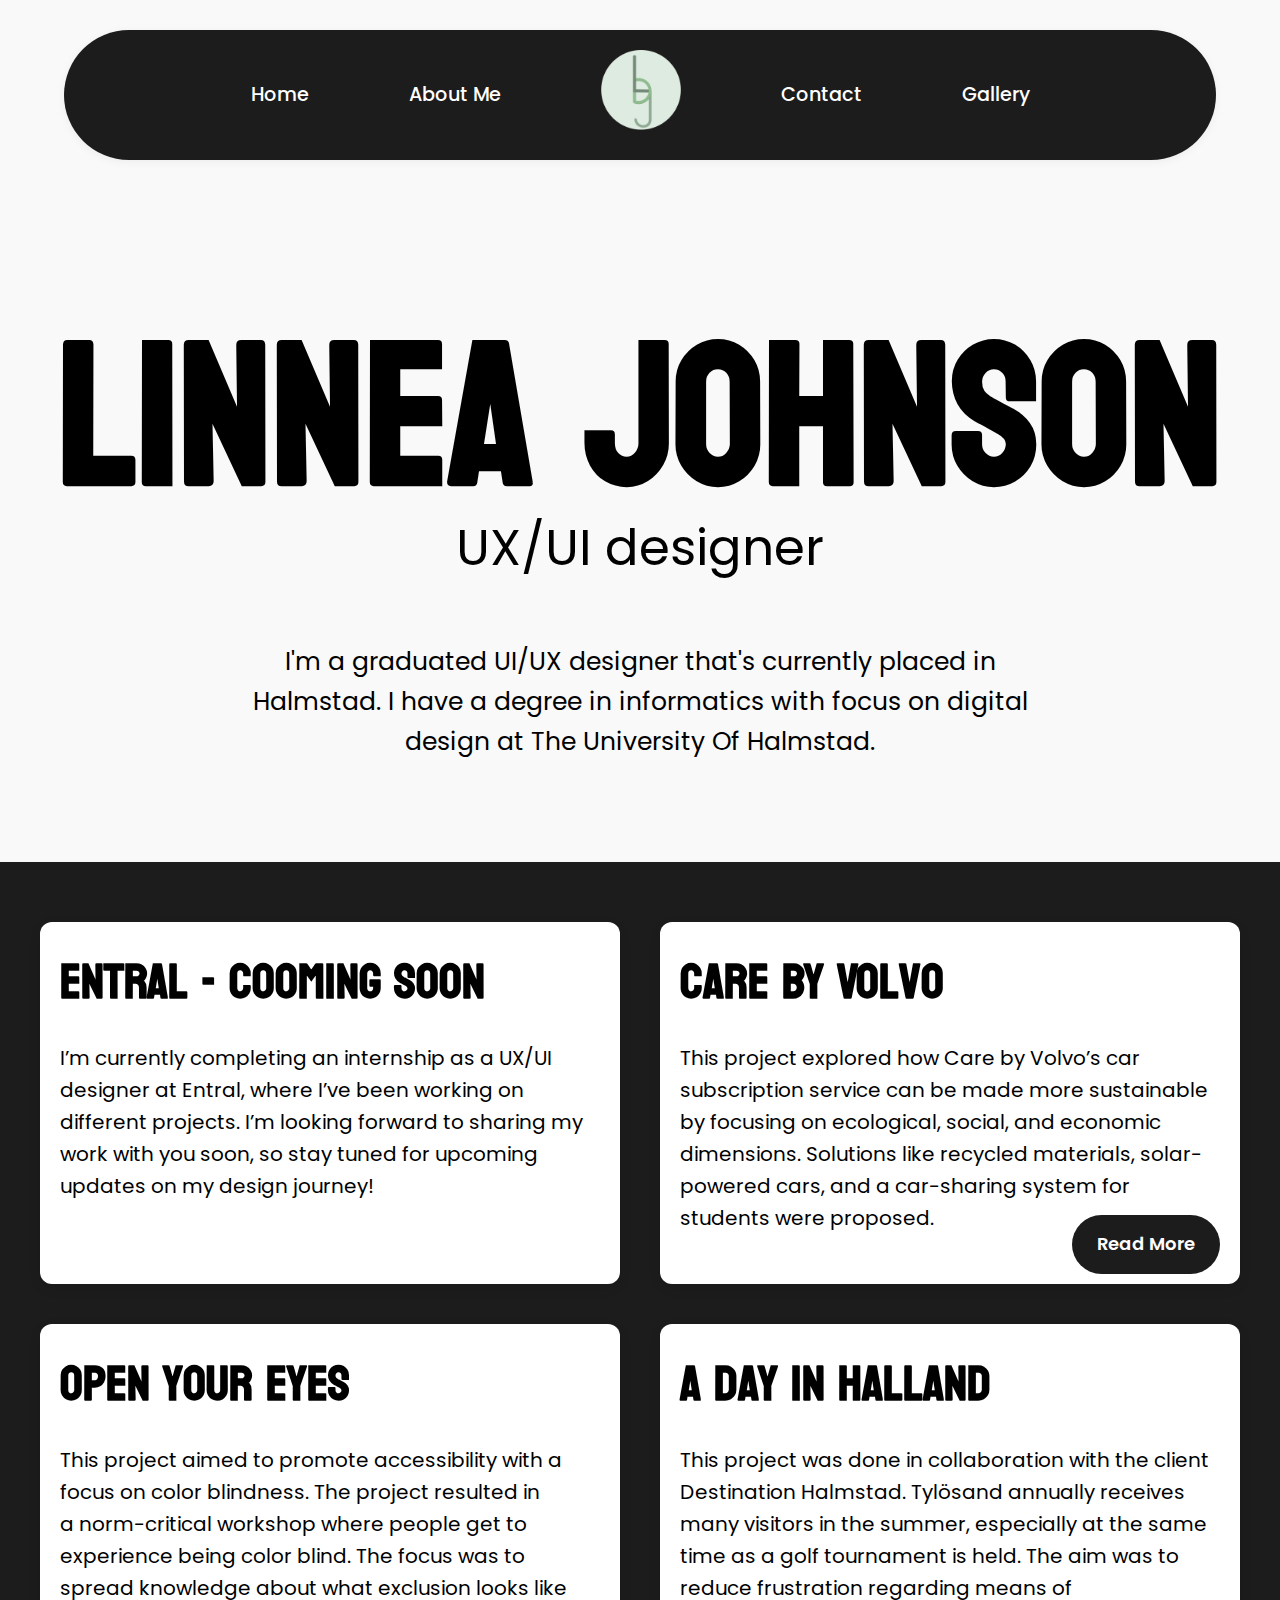
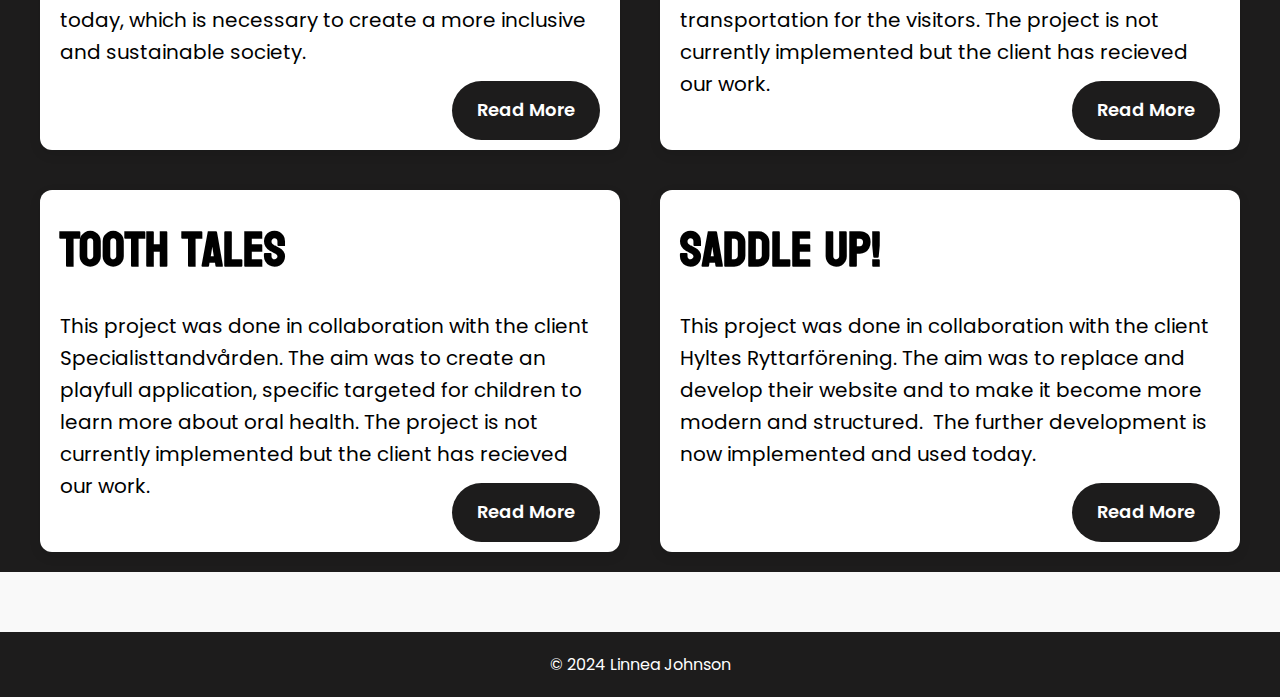
<file: index.html>
<!-- Grunden -->
 <!DOCTYPE html>
<html lang="sv">
<head>
    <meta charset="UTF-8">
    <meta name="viewport" content="width=device-width, initial-scale=1.0">
    <title>Linnea Johnson Portfolio</title>
    <link href="https://fonts.googleapis.com/css2?family=Poppins:wght@300;400;600&display=swap" rel="stylesheet">
    <link rel="preconnect" href="https://fonts.googleapis.com">
<link rel="preconnect" href="https://fonts.gstatic.com" crossorigin>
<link href="https://fonts.googleapis.com/css2?family=Archivo+Black&family=Koulen&display=swap" rel="stylesheet">
    <link rel="stylesheet" href="style.css">
    <link rel="stylesheet" href="stylephone.css" >
    <link rel="icon" type="image/x-icon" href="/bilder/ljd.png">
</head>
<body>

    <!-- Header -->
    <header>
        
        <nav>
            <ul>
                <li><a href="index.html">Home</a></li>
                <li><a href="aboutme.html">About Me</a></li>
                <li>
                    <div class="portfolio-name">
                        <a href="index.html">
                            <img id="logga"  src="bilder/logga.png" alt="Case Study Image" />
                        </a>
                    </div>
                </li>
                <li><a href="aboutme.html#contact">Contact</a></li>
                <li><a href="gallery.html">Gallery</a></li>
            </ul>
        </nav>
    </header>

   <!-- Välkomstsektion -->
<section class="welcome-section">
    <div class="welcome-container">
        <div class="welcome-text">
            <h1>Linnea Johnson</h1>
            <p id="designer">UX/UI designer</p>
            <p>I'm a graduated UI/UX designer that's currently placed in Halmstad. I have a degree in informatics with focus on digital design at The University Of Halmstad.</p>
        </div>
    </div>
</section>

    
    

    <!-- Case Studies -->
    <section class="case-studies">
        <div class="case">
            <h2>Entral - Cooming soon</h2>
            <p>I’m currently completing an internship as a UX/UI designer at Entral, where I’ve been working on different projects. I’m looking forward to sharing my work with you soon, so stay tuned for upcoming updates on my design journey!</p>
            <!-- Read more button -->
        </div>
        <div class="case">
            <h2>Care by Volvo</h2>
            <p>This project explored how Care by Volvo’s car subscription service can be made more sustainable by focusing on ecological, social, and economic dimensions. Solutions like recycled materials, solar-powered cars, and a car-sharing system for students were proposed.</p>
            <!-- Read more button -->
            <a href="case-study-volvo.html" class="read-more">Read More</a>
        </div>
        <div class="case">
            <h2>Open your eyes</h2>
            <p>This project aimed to promote accessibility with a focus on color blindness. The project resulted in a norm-critical workshop where people get to experience being color blind. The focus was to spread knowledge about what exclusion looks like today, which is necessary to create a more inclusive and sustainable society.</p>
            <!-- Read more button -->
            <a href="case-study-1.html" class="read-more">Read More</a>
        </div>
        <div class="case">
            <h2>A Day in Halland</h2>
            <p>This project was done in collaboration with the client Destination Halmstad. Tylösand annually receives many visitors in the summer, especially at the same time as a golf tournament is held. The aim was to reduce frustration regarding means of transportation for the visitors.​ The project is not currently implemented but the client has recieved our work.</p>
            <!-- Read more button -->
            <a href="case-study-2.html" class="read-more">Read More</a>
        </div>
        <div class="case">
            <h2>Tooth tales</h2>
            <p>This project was done in collaboration with the client 
                Specialisttandvården. The aim was to create an playfull application, specific targeted for children to learn more about oral health. The project is not currently implemented but the client has recieved our work.</p>
            <!-- Read more button -->
            <a href="case-study-3.html" class="read-more">Read More</a>
        </div>
        <div class="case">
            <h2>Saddle up!</h2>
            <p>This project was done in collaboration with the client Hyltes Ryttarförening. The aim was to replace and develop their website and to make it become more modern and structured. 
                The further development is now implemented and used today.</p>
            <!-- Read more button -->
            <a href="case-study-4.html" class="read-more">Read More</a>
        </div>
    </section>

    <!-- Footer -->
    <footer>
        <p>© 2024 Linnea Johnson</p>
    </footer>

</body>
</html>
</file>
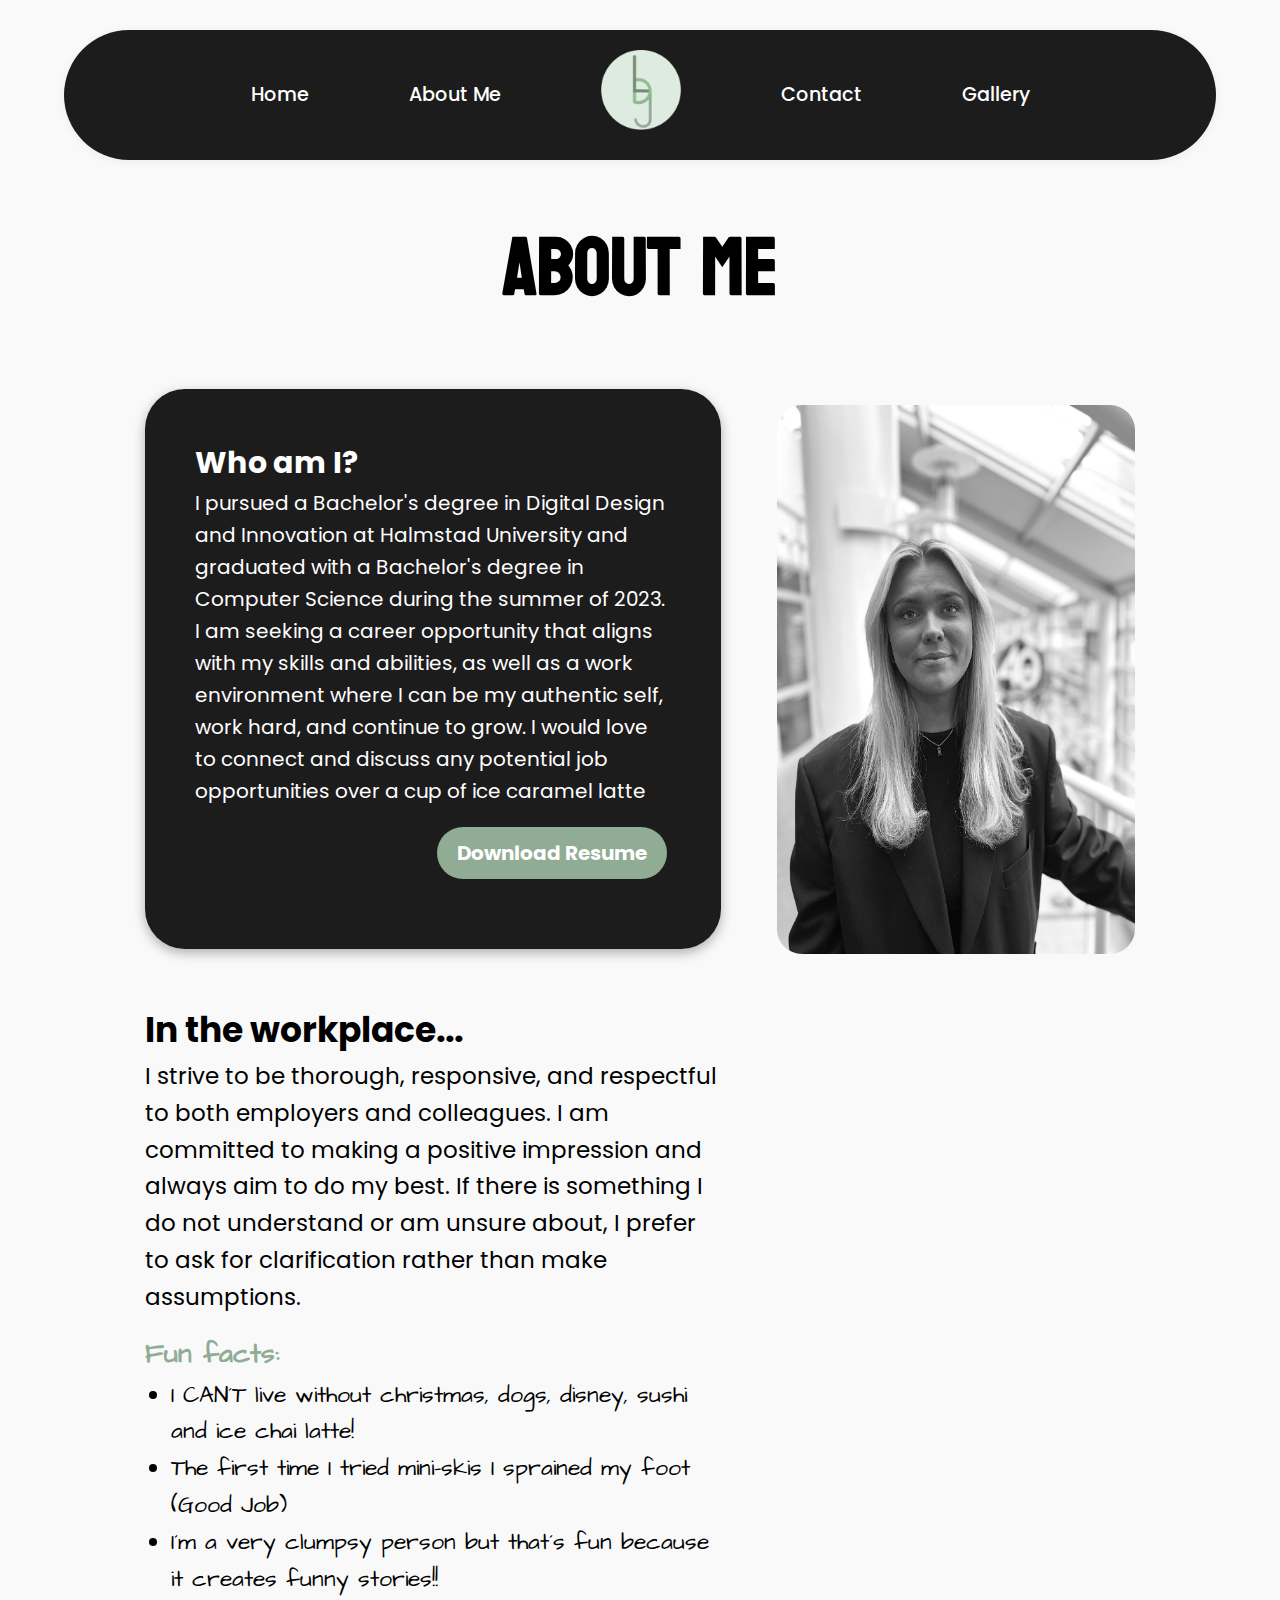
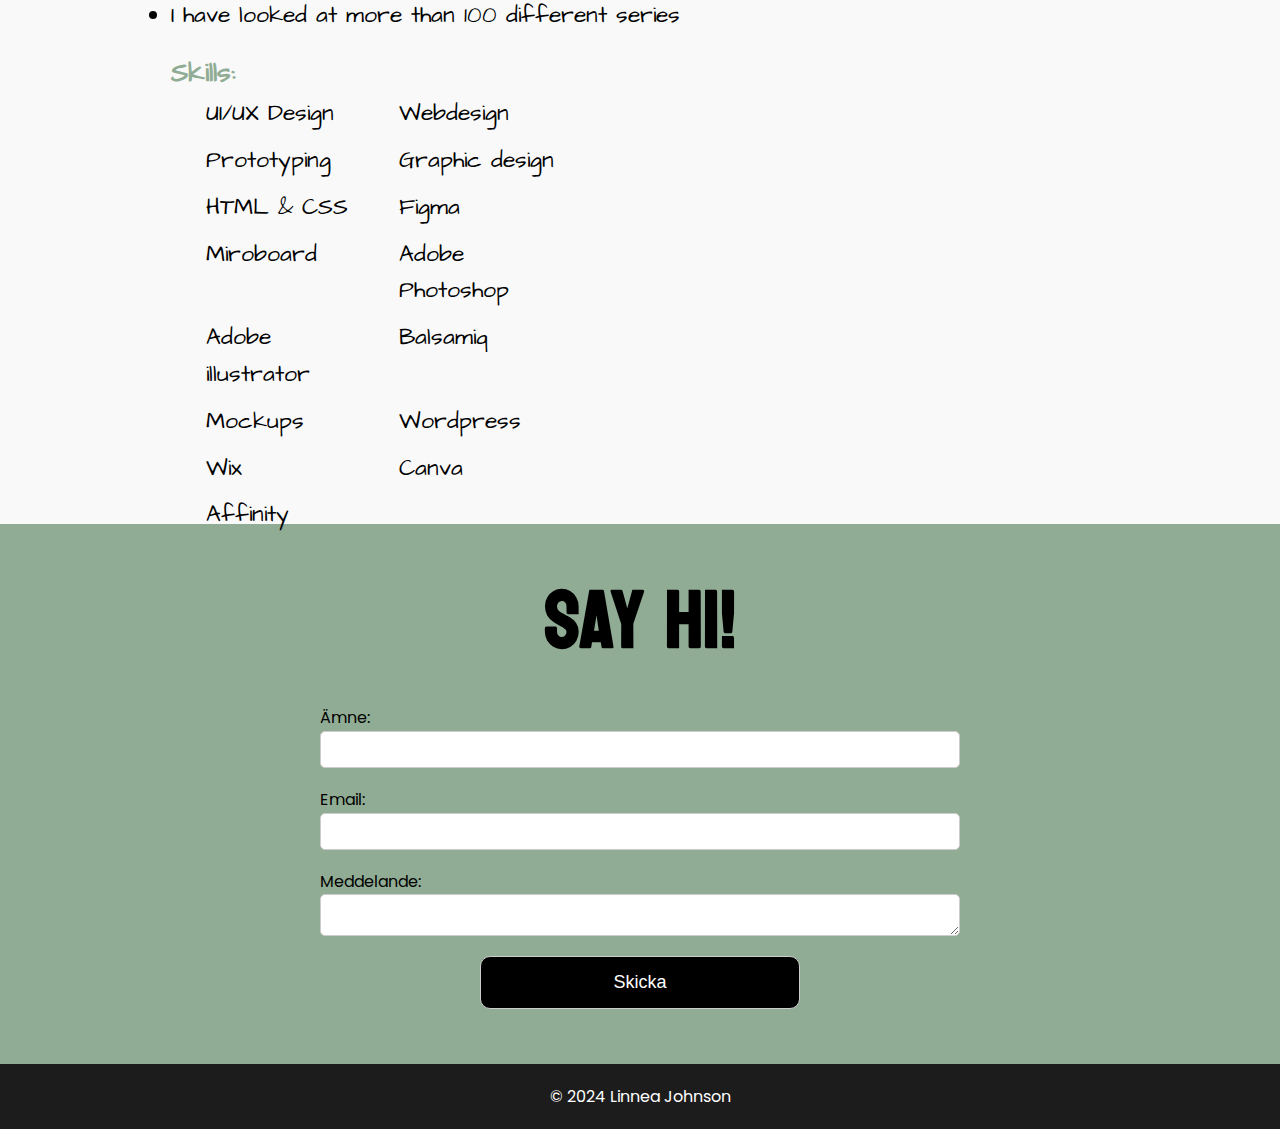
<file: aboutme.html>
<!DOCTYPE html>
<html lang="sv">
<head>
    <meta charset="UTF-8">
    <meta name="viewport" content="width=device-width, initial-scale=1.0">
    <title>About Me - Linnea Johnson</title>
    <link href="https://fonts.googleapis.com/css2?family=Poppins:wght@300;400;600&display=swap" rel="stylesheet">
    <link rel="preconnect" href="https://fonts.googleapis.com">
<link rel="preconnect" href="https://fonts.gstatic.com" crossorigin>
<link href="https://fonts.googleapis.com/css2?family=Archivo+Black&family=Koulen&display=swap" rel="stylesheet">
    <link rel="stylesheet" href="style.css">
    <link rel="preconnect" href="https://fonts.googleapis.com">
<link rel="preconnect" href="https://fonts.gstatic.com" crossorigin>
<link href="https://fonts.googleapis.com/css2?family=Caveat:wght@400..700&display=swap" rel="stylesheet">

<link rel="preconnect" href="https://fonts.googleapis.com">
<link rel="preconnect" href="https://fonts.gstatic.com" crossorigin>
<link href="https://fonts.googleapis.com/css2?family=Architects+Daughter&display=swap" rel="stylesheet">
<link rel="stylesheet" href="stylephone.css" >
<link rel="icon" type="image/x-icon" href="/bilder/ljd.png">
</head>
<body>
   
    <!-- Header -->
    <header>
        <nav>
            <ul>
                <li><a href="index.html">Home</a></li>
                <li><a href="aboutme.html">About Me</a></li>
                <li>
                    <div class="portfolio-name">
                        <a href="index.html">
                            <img id="logga"  src="bilder/logga.png" alt="Case Study Image" />
                        </a>
                    </div>
                </li>
                <li><a href="aboutme.html#contact">Contact</a></li>
                <li><a href="gallery.html">Gallery</a></li>
            </ul>
        </nav>
    </header>

    <section id="about" class="about-me">
        
        <div class="about-me-h1">
            <h1>About Me</h1>
        </div>
        <div class="about-content">
            <div class="about-text">
                <div class="who-am-i-section">
                    <h2>Who am I?</h2>
                    <p>I pursued a Bachelor's degree in Digital Design and Innovation at Halmstad University and graduated with a Bachelor's degree in Computer Science during the summer of 2023. I am seeking a career opportunity that aligns with my skills and abilities, as well as a work environment where I can be my authentic self, work hard, and continue to grow.
                       I would love to connect and discuss any potential job opportunities over a cup of ice caramel latte </p>
    <!-- Knapp för att ladda ner CV -->
                    <div class="cv-button-container">
                        <a href="cv/Linnéa Johnson CV.pdf" class="cv-button" download>Download Resume</a>
                    </div>
                </div>
                
                <div class="more-info">
                    <h2>In the workplace...</h2>
                    <p>I strive to be thorough, responsive, and respectful to both employers and colleagues. I am committed to making a positive impression and always aim to do my best. If there is something I do not understand or am unsure about, I prefer to ask for clarification rather than make assumptions.</p>
                   <h3>Fun facts:</h3>
                    <ul>
                        <li>I CAN´T live without christmas, dogs, disney, sushi and ice chai latte!</li>
                        <li>The first time I tried mini-skis I sprained my foot (Good Job)</li>
                        <li>I´m a very clumpsy person but that´s fun because it creates funny stories!!</li>
                        <li>I have looked at more than 100 different series</li>
                    </ul>
                    <ul class="horizontal-list">
                    <h3>Skills:</h3>
                    <ul>
                        <li>UI/UX Design</li>
                        <li>Webdesign</li>
                        <li>Prototyping</li>
                        <li>Graphic design</li>
                        <li>HTML & CSS</li>
                        <li>Figma</li>
                        <li>Miroboard</li>
                        <li>Adobe Photoshop</li>
                        <li>Adobe illustrator</li>
                        <li>Balsamiq</li>
                        <li>Mockups</li>
                        <li>Wordpress</li>
                        <li>Wix</li>
                        <li>Canva</li>
                        <li>Affinity</li>
                    </ul>
                </ul>
                </div>
            </div>
            <div class="about-image">
                <img src="bilder/aboutmebild.jpg" alt="Linnea Johnson">
            </div>
        
        </div>
    </section>

    <section id="contact" class="contact-section">
        <h2>Say hi!</h2>
        <form action="mailto:linneajohnson199@gmail.com" method="POST" enctype="text/plain" class="contact-form">
            <label for="subject">Ämne:</label>
            <input type="text" id="subject" name="subject" required>
            <label for="email">Email:</label>
            <input type="email" id="email" name="email" required>
            <label for="message">Meddelande:</label>
            <textarea id="message" name="message" required></textarea>
            <button type="submit">Skicka</button>
        </form>
    </section>

    <footer>
        <p>© 2024 Linnea Johnson</p>
    </footer>
</body>
</html>
</file>
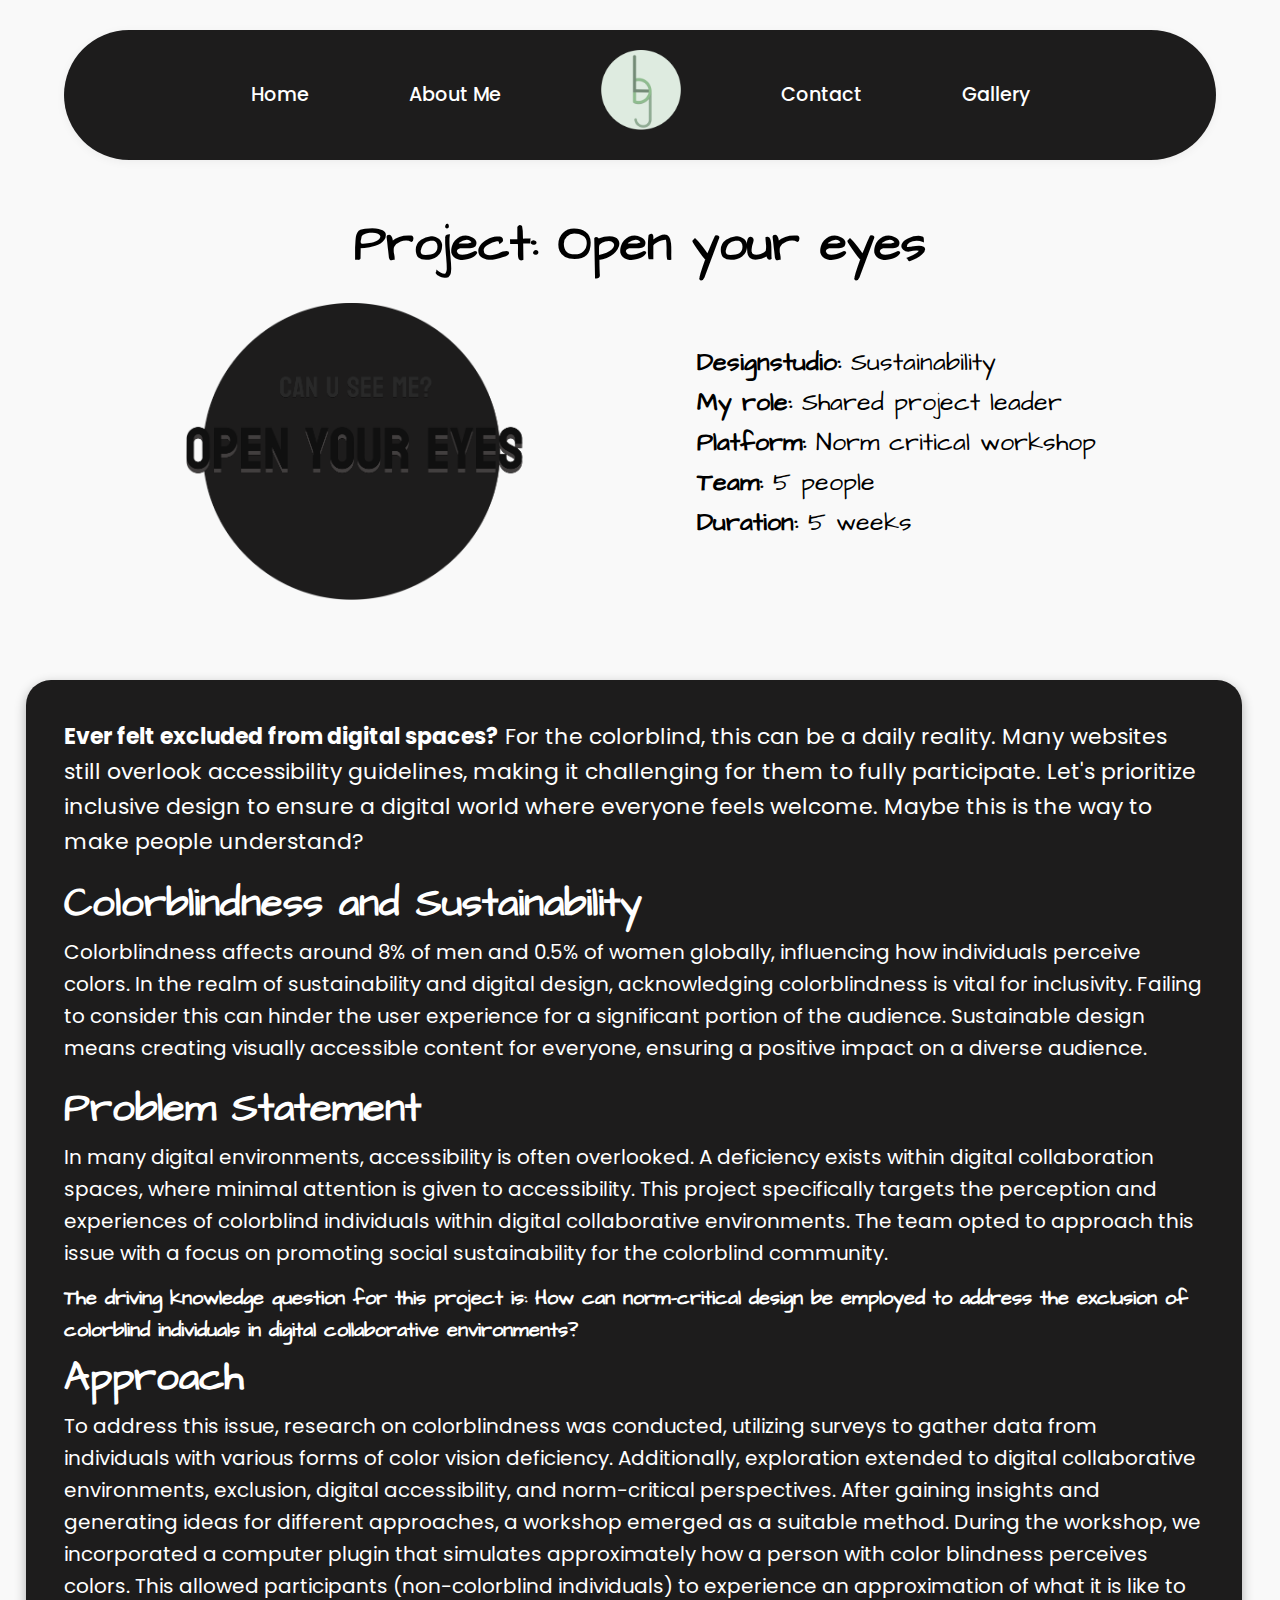
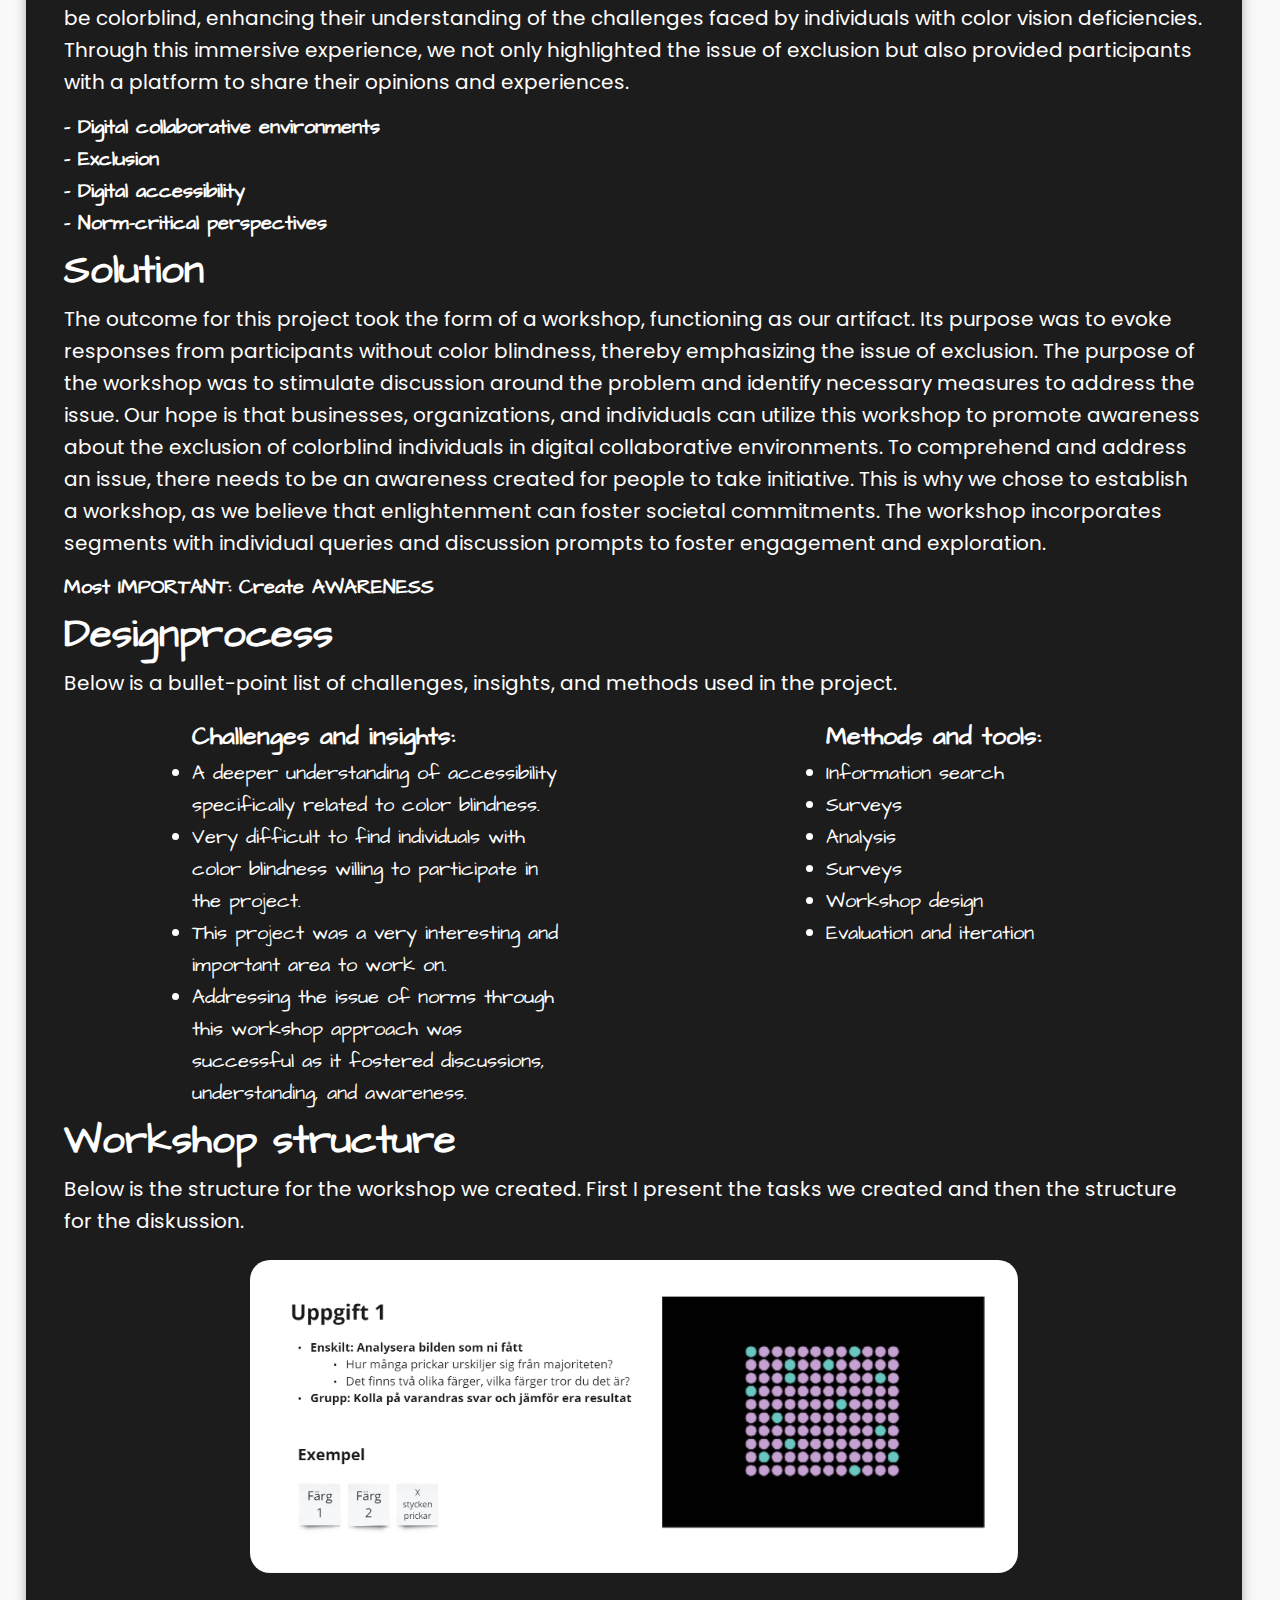
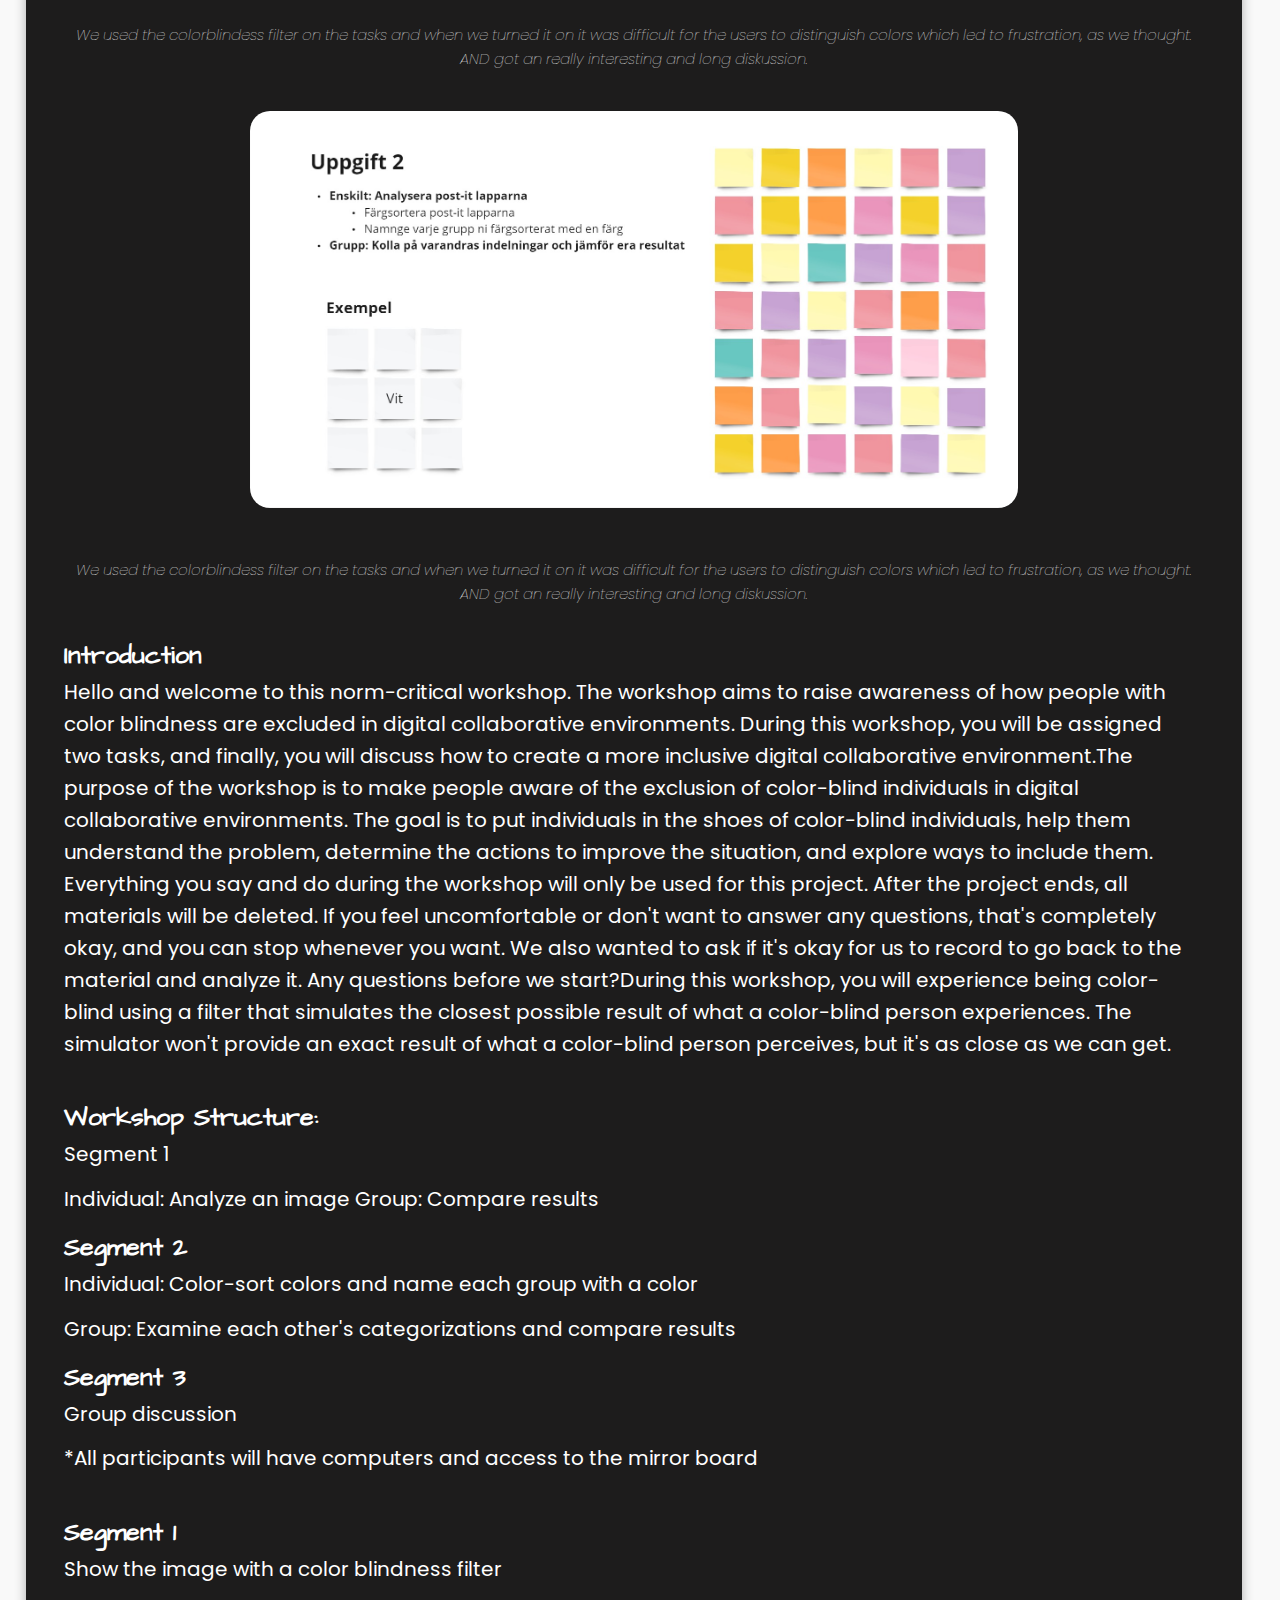
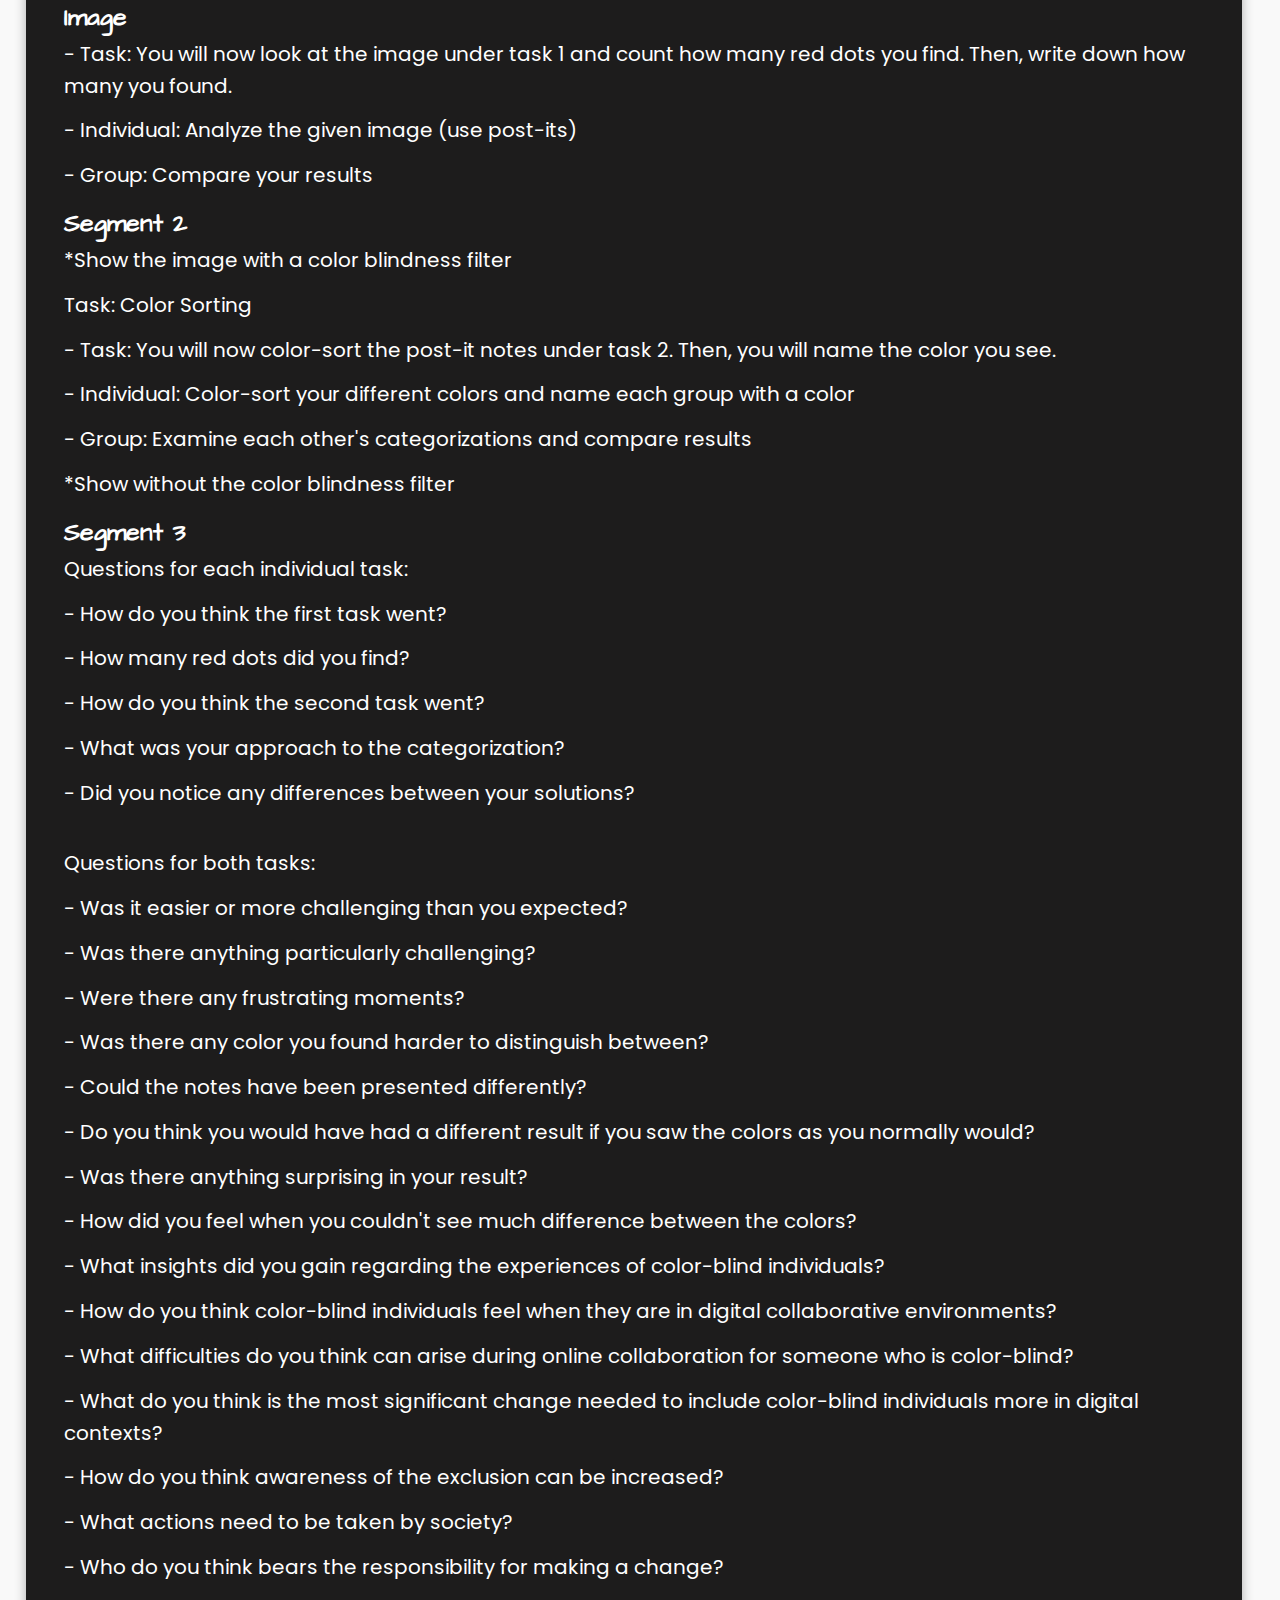
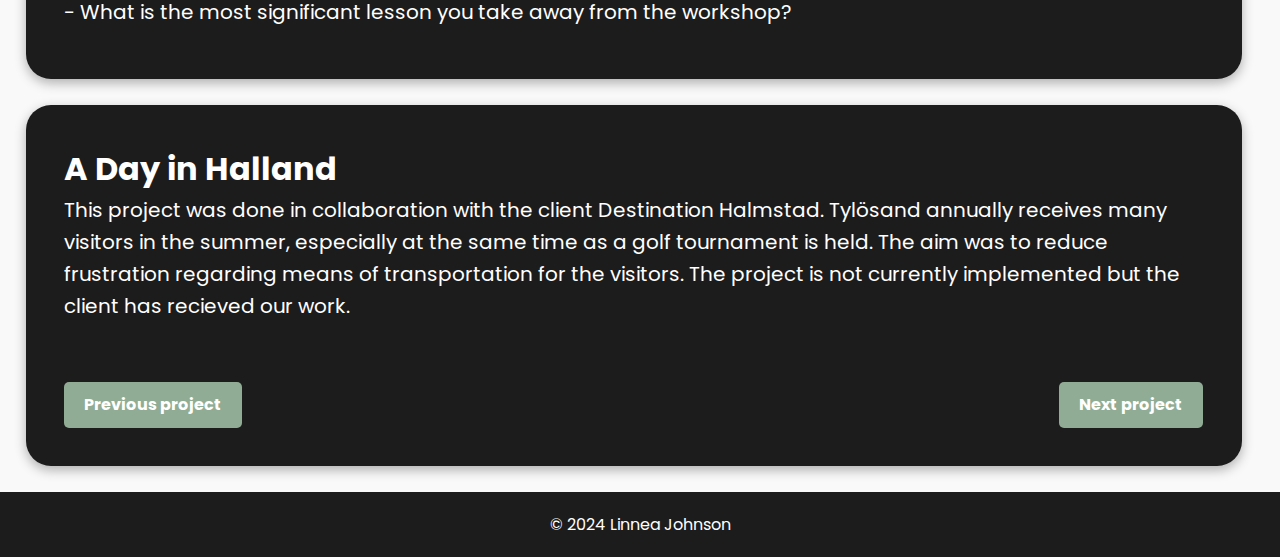
<file: case-study-1.html>
<!DOCTYPE html>
<html lang="sv">
<head>
    <meta charset="UTF-8">
    <meta name="viewport" content="width=device-width, initial-scale=1.0">
    <title>Case Study - Redesigning a Mobile App</title>
    <link href="https://fonts.googleapis.com/css2?family=Poppins:wght@300;400;600&display=swap" rel="stylesheet">
    <link rel="preconnect" href="https://fonts.googleapis.com">
<link rel="preconnect" href="https://fonts.gstatic.com" crossorigin>
<link href="https://fonts.googleapis.com/css2?family=Archivo+Black&family=Koulen&display=swap" rel="stylesheet">
    <link rel="stylesheet" href="style.css">
    <link rel="preconnect" href="https://fonts.googleapis.com">
<link rel="preconnect" href="https://fonts.gstatic.com" crossorigin>
<link href="https://fonts.googleapis.com/css2?family=Architects+Daughter&display=swap" rel="stylesheet">
<link rel="stylesheet" href="stylephone.css" >
<link rel="icon" type="image/x-icon" href="/bilder/ljd.png">
</head>
<body>  
        
    </style>
    
</head>
<body>

    <!-- Header -->
    <header>
        <nav>
            <ul>
                <li><a href="index.html">Home</a></li>
                <li><a href="aboutme.html">About Me</a></li>
                <li>
                    <div class="portfolio-name">
                        <a href="index.html">
                            <img id="logga" src="bilder/logga.png" alt="Case Study Image" />
                        </a>
                    </div>
                </li>
                <li><a href="aboutme.html#contact">Contact</a></li>
                <li><a href="gallery.html">Gallery</a></li>
            </ul>
        </nav>
    </header>

    <!-- 
        <button id="colorblind-toggle" class="colorblind-button">Aktivera Färgblindhetsläge</button>
    -->
    

    <section class="case-study-header">
        <h1><strong>Project:</strong> Open your eyes</h1>
        <div class="case-info">
            <img src="bilder/openyoureyes.png" alt="Case Study Image" />
            <div class="case-details">
                <p><strong>Designstudio:</strong> Sustainability</p>
                <p><strong>My role:</strong> Shared project leader</p>
                <p><strong>Platform:</strong> Norm critical workshop</p>
                <p><strong>Team:</strong> 5 people</p>
                <p><strong>Duration:</strong> 5 weeks</p>    
            </div>
        </div>
    </section>

    <!-- Caset -->
    <section class="case-study-content">
        <p id="describe"><strong>​Ever felt excluded from digital spaces?</strong> For the colorblind, this can be a daily reality. Many websites still overlook accessibility guidelines, making it challenging for them to fully participate. Let's prioritize inclusive design to ensure a digital world where everyone feels welcome. Maybe this is the way to make people understand?</p>
        <h2>Colorblindness and Sustainability</h2>
        <p>Colorblindness affects around 8% of men and 0.5% of women globally, influencing how individuals perceive colors. In the realm of sustainability and digital design, acknowledging colorblindness is vital for inclusivity. Failing to consider this can hinder the user experience for a significant portion of the audience. Sustainable design means creating visually accessible content for everyone, ensuring a positive impact on a diverse audience.</p>
        <h2>Problem Statement</h2>
        <p>In many digital environments, accessibility is often overlooked. A deficiency exists within digital collaboration spaces, where minimal attention is given to accessibility. This project specifically targets the perception and experiences of colorblind individuals within digital collaborative environments. The team opted to approach this issue with a focus on promoting social sustainability for the colorblind community. </p>
            
           <h4> The driving knowledge question for this project is: How can norm-critical design be employed to address the exclusion of colorblind individuals in digital collaborative environments?</h4>
        <h2>Approach</h2>
        <p>To address this issue, research on colorblindness was conducted, utilizing surveys to gather data from individuals with various forms of color vision deficiency. Additionally, exploration extended to digital collaborative environments, exclusion, digital accessibility, and norm-critical perspectives. After gaining insights and generating ideas for different approaches, a workshop emerged as a suitable method. During the workshop, we incorporated a computer plugin that simulates approximately how a person with color blindness perceives colors. This allowed participants (non-colorblind individuals) to experience an approximation of what it is like to be colorblind, enhancing their understanding of the challenges faced by individuals with color vision deficiencies. Through this immersive experience, we not only highlighted the issue of exclusion but also provided participants with a platform to share their opinions and experiences.</p>
        <h4>- Digital collaborative environments</h4>
        <h4>- Exclusion</h4>
        <h4>- Digital accessibility</h4>
        <h4>- Norm-critical perspectives</h4>
        <h2>Solution</h2>
        <p>The outcome for this project took the form of a workshop, functioning as our artifact. Its purpose was to evoke responses from participants without color blindness, thereby emphasizing the issue of exclusion. The purpose of the workshop was to stimulate discussion around the problem and identify necessary measures to address the issue. Our hope is that businesses, organizations, and individuals can utilize this workshop to promote awareness about the exclusion of colorblind individuals in digital collaborative environments. To comprehend and address an issue, there needs to be an awareness created for people to take initiative. This is why we chose to establish a workshop, as we believe that enlightenment can foster societal commitments. The workshop incorporates segments with individual queries and discussion prompts to foster engagement and exploration.</p>
        <h4>Most IMPORTANT: Create AWARENESS</h4>
        <h2>Designprocess</h2>
        <p>​Below is a bullet-point list of challenges, insights, and methods used in the project.</p>
     
        <div class="designprocess-content">
            <div class="designprocess-info">
                <div class="designprocess-info-ruta1">
                    <h3>Challenges and insights:</h3>
                    <ul>
                        <li>A deeper understanding of accessibility specifically related to color blindness.</li>
                        <li>Very difficult to find individuals with color blindness willing to participate in the project.</li>
                        <li>This project was a very interesting and important area to work on.</li>
                        <li>Addressing the issue of norms through this workshop approach was successful as it fostered discussions, understanding, and awareness.</li>
                    </ul>
                </div>

                <div class="designprocess-info-ruta2">
                    <h3>Methods and tools:</h3>
                    <ul>
                        <li>Information search</li>
                        <li>Surveys</li>
                        <li>Analysis</li>
                        <li>Surveys</li>
                        <li>Workshop design</li>
                        <li>Evaluation and iteration</li>
                    </ul>
                </div>  
            </div>
        </div>
        <h2>Workshop structure</h2>
        <p>​Below is the structure for the workshop we created. First I present the tasks we created and then the structure for the diskussion.</p>
        
        
        
        
        
        <div class="case-photos-images">
            <img src="bilder/uppgift1.png" id="case-photos-1" class= "case-photos" alt ="case-photos">
        </div>
        <h5>We used the colorblindess filter on the tasks and when we turned it on it was difficult for the users to distinguish colors which led to frustration, as we thought. AND got an really interesting and long diskussion.</h5>
    

        <div class="case-photos-images">
            <img src="bilder/uppgift2.png" id="case-photos-1" class= "case-photos" alt ="case-photos">
        </div>
        <h5>We used the colorblindess filter on the tasks and when we turned it on it was difficult for the users to distinguish colors which led to frustration, as we thought. AND got an really interesting and long diskussion.</h5>
    
        
        
        
        
        
        
        
        
        
        
        <h3>Introduction</h3>

           <p> Hello and welcome to this norm-critical workshop. The workshop aims to raise awareness of how people with color blindness are excluded in digital collaborative environments. During this workshop, you will be assigned two tasks, and finally, you will discuss how to create a more inclusive digital collaborative environment.
            
            ​
            
            The purpose of the workshop is to make people aware of the exclusion of color-blind individuals in digital collaborative environments. The goal is to put individuals in the shoes of color-blind individuals, help them understand the problem, determine the actions to improve the situation, and explore ways to include them.
            
            ​
            
            Everything you say and do during the workshop will only be used for this project. After the project ends, all materials will be deleted. If you feel uncomfortable or don't want to answer any questions, that's completely okay, and you can stop whenever you want. We also wanted to ask if it's okay for us to record to go back to the material and analyze it. Any questions before we start?
            
            ​
            
            During this workshop, you will experience being color-blind using a filter that simulates the closest possible result of what a color-blind person experiences. The simulator won't provide an exact result of what a color-blind person perceives, but it's as close as we can get.</p>
            
            ​
            
           <h3>Workshop Structure:</h3>
            
            <p>Segment 1</p>
            
            <p>Individual: Analyze an image Group: Compare results</p>
            
           <h3>Segment 2</h3>
            
            <p>Individual: Color-sort colors and name each group with a color</p>
            
            <p>Group: Examine each other's categorizations and compare results</p>
            
            <h3>Segment 3</h3>
            
            <p>Group discussion</p>
            
            <p>*All participants will have computers and access to the mirror board</p>
            
            ​
            
            <h3>Segment 1</h3>
            
            <p>Show the image with a color blindness filter</p>
            
            <h3>Image</h3>
            
            <p>- Task: You will now look at the image under task 1 and count how many red dots you find. Then, write down how many you found.</p>
            
            <p>- Individual: Analyze the given image (use post-its)</p>
            
            <p>- Group: Compare your results</p>
            
        
            
           <h3>Segment 2</h3>
            
            <p>*Show the image with a color blindness filter</p>
            
            <p>Task: Color Sorting</p>
            
            <p>- Task: You will now color-sort the post-it notes under task 2. Then, you will name the color you see.</p>
            
            <p>- Individual: Color-sort your different colors and name each group with a color</p>
            
            <p>- Group: Examine each other's categorizations and compare results</p>
            
            <p>*Show without the color blindness filter</p>
            
            
            
            <h3>Segment 3</h3>
            
            <p>Questions for each individual task:</p>
            
            <p> - How do you think the first task went?</p>
            
                <p>- How many red dots did you find?</p>
            
                    <p> - How do you think the second task went?</p>
            
                        <p> - What was your approach to the categorization?</p>
            
                            <p> - Did you notice any differences between your solutions?</p>
            
            ​
            
           <p>Questions for both tasks:</p>
            
           <p>- Was it easier or more challenging than you expected?</p>
            
           <p>- Was there anything particularly challenging?</p>
            
           <p>- Were there any frustrating moments?</p>
            
           <p>- Was there any color you found harder to distinguish between?</p>
            
            <p>- Could the notes have been presented differently?</p>
            
            <p>- Do you think you would have had a different result if you saw the colors as you normally would?</p>
            
            <p>- Was there anything surprising in your result?</p>
            
            <p>- How did you feel when you couldn't see much difference between the colors?</p>
            
            <p>- What insights did you gain regarding the experiences of color-blind individuals?</p>
            
            <p>- How do you think color-blind individuals feel when they are in digital collaborative environments?</p>
            
            <p>- What difficulties do you think can arise during online collaboration for someone who is color-blind?</p>
            
            <p>- What do you think is the most significant change needed to include color-blind individuals more in digital contexts?</p>
            
            <p> - How do you think awareness of the exclusion can be increased?</p>
            
                <p> - What actions need to be taken by society?</p>
            
                    <p> - Who do you think bears the responsibility for making a change?</p>
            
                        <p> - What is the most significant lesson you take away from the workshop?</p>
     
    </section>

   <!-- innan </section> i case-study-content -->
    <section class ="case-study-content" id="next_project">
    <!-- Ditt befintliga innehåll här -->
    <h1>A Day in Halland</h1>
    <p>This project was done in collaboration with the client Destination Halmstad. Tylösand annually receives many visitors in the summer, especially at the same time as a golf tournament is held. The aim was to reduce frustration regarding means of transportation for the visitors.​ The project is not currently implemented but the client has recieved our work.</p>
    

    
    <div class="navigation-buttons"> 
<!-- Knapp för föregående projekt -->
<div class="previous-project-button">
    <a href="case-study-volvo.html" class="previous-button">Previous project</a>
</div>
    <!-- Knapp för nästa projekt -->
    <div class="next-project-button">
        <a href="case-study-2.html" class="next-button">Next project</a>
    </div>
</div>
    </section>

    <footer>
        <p>© 2024 Linnea Johnson</p>
    </footer>

</body>
</html>
</file>
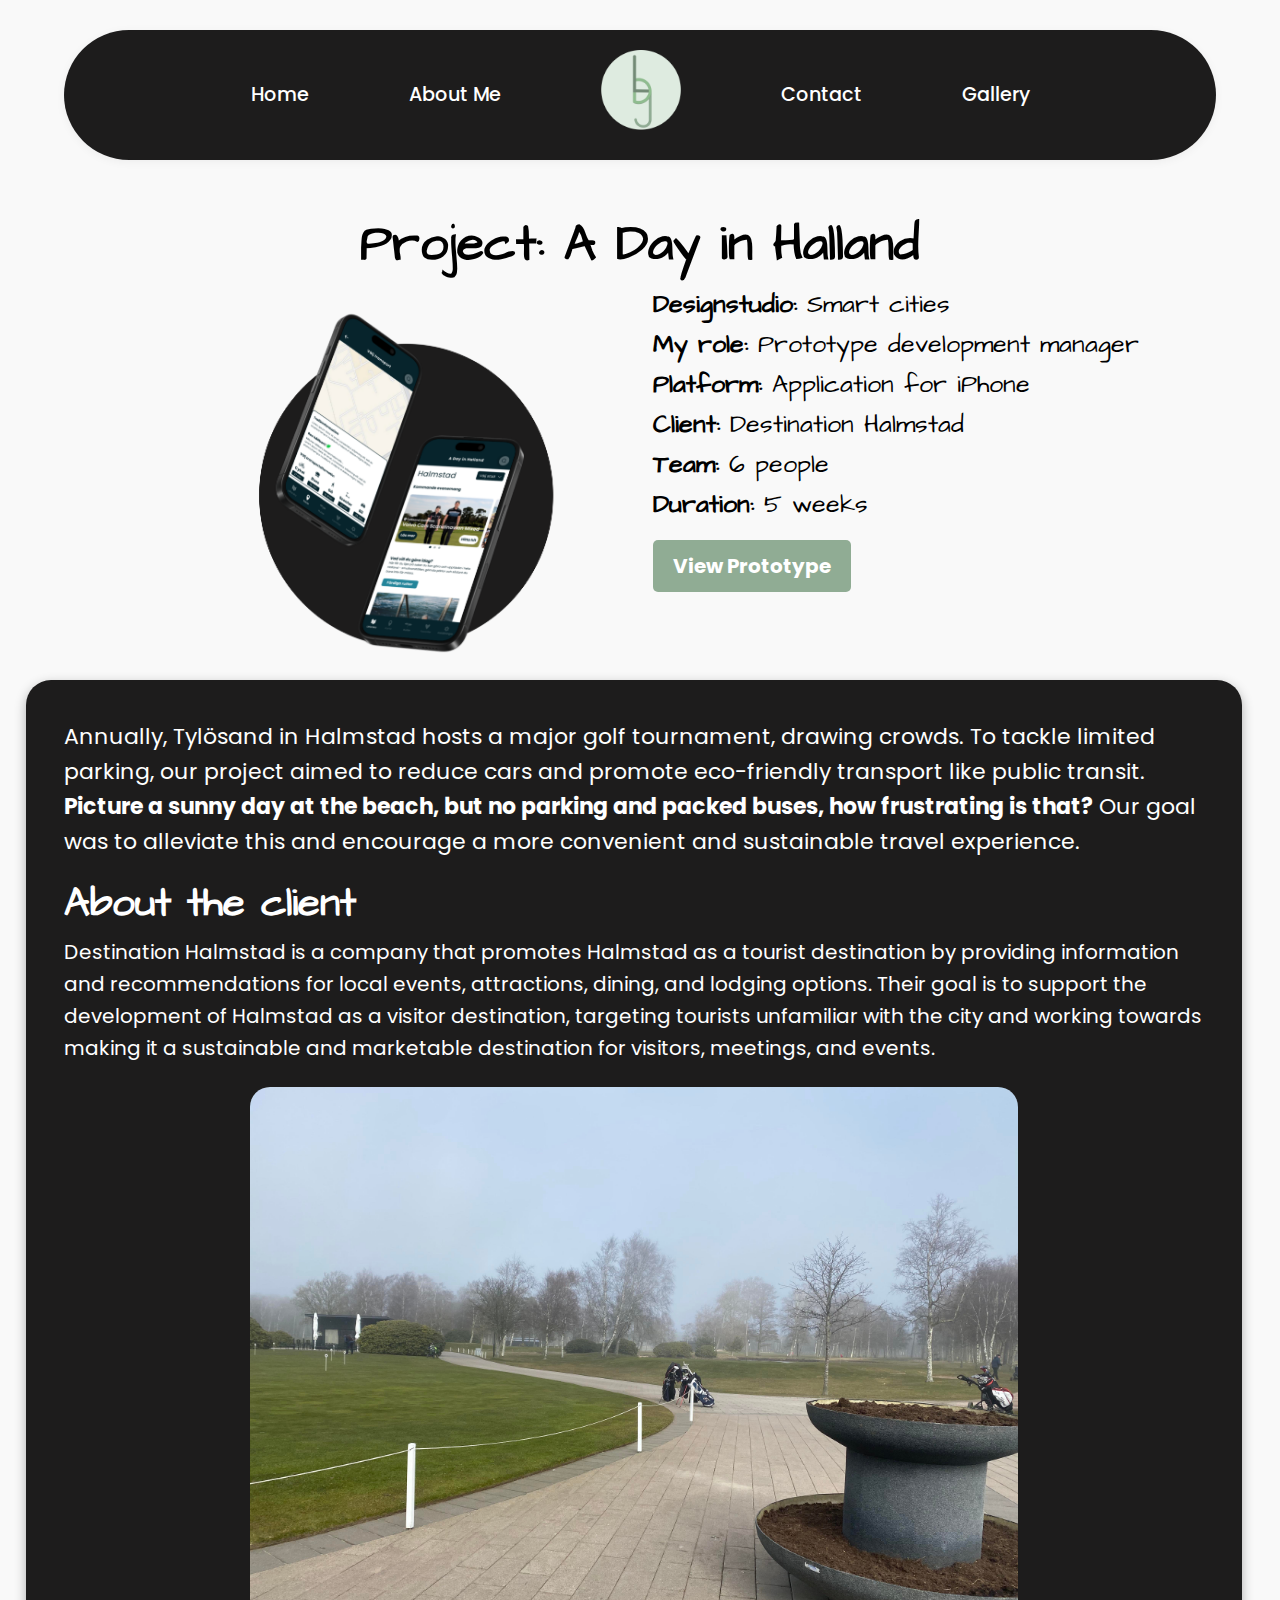
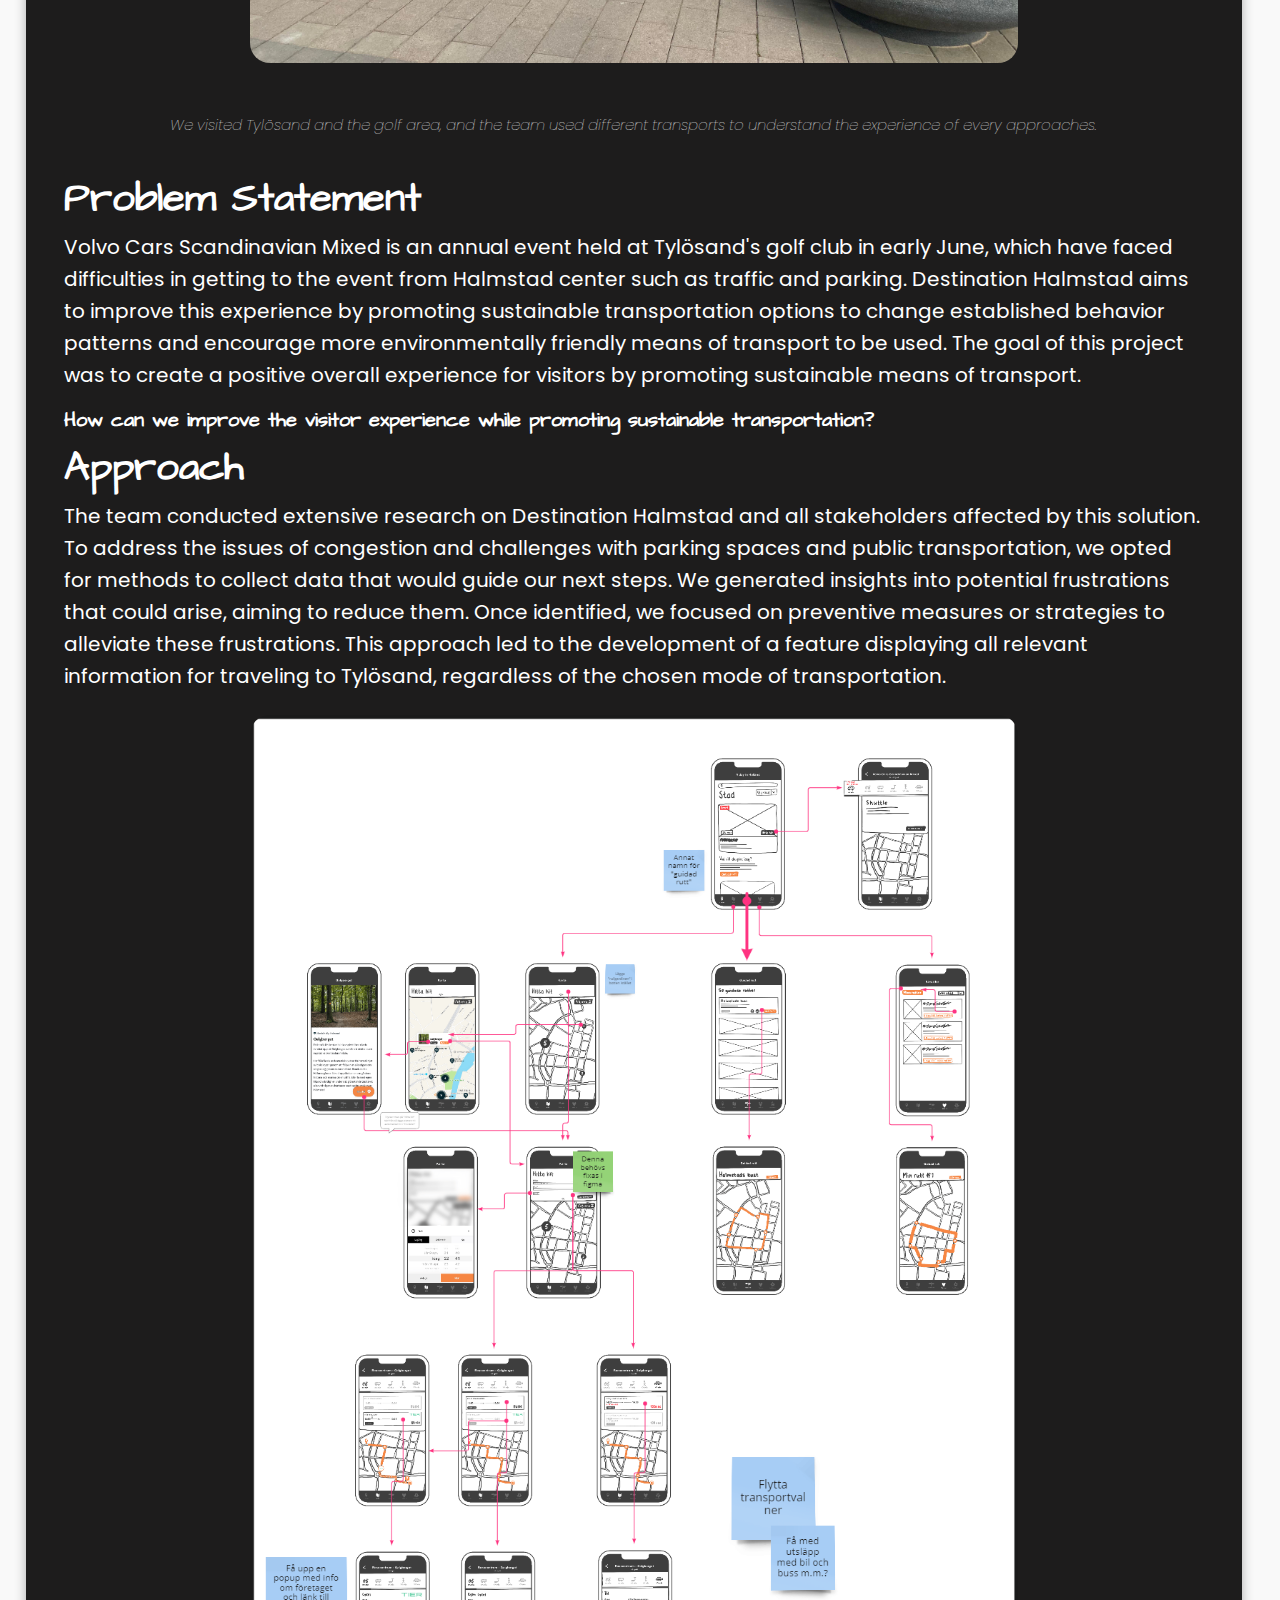
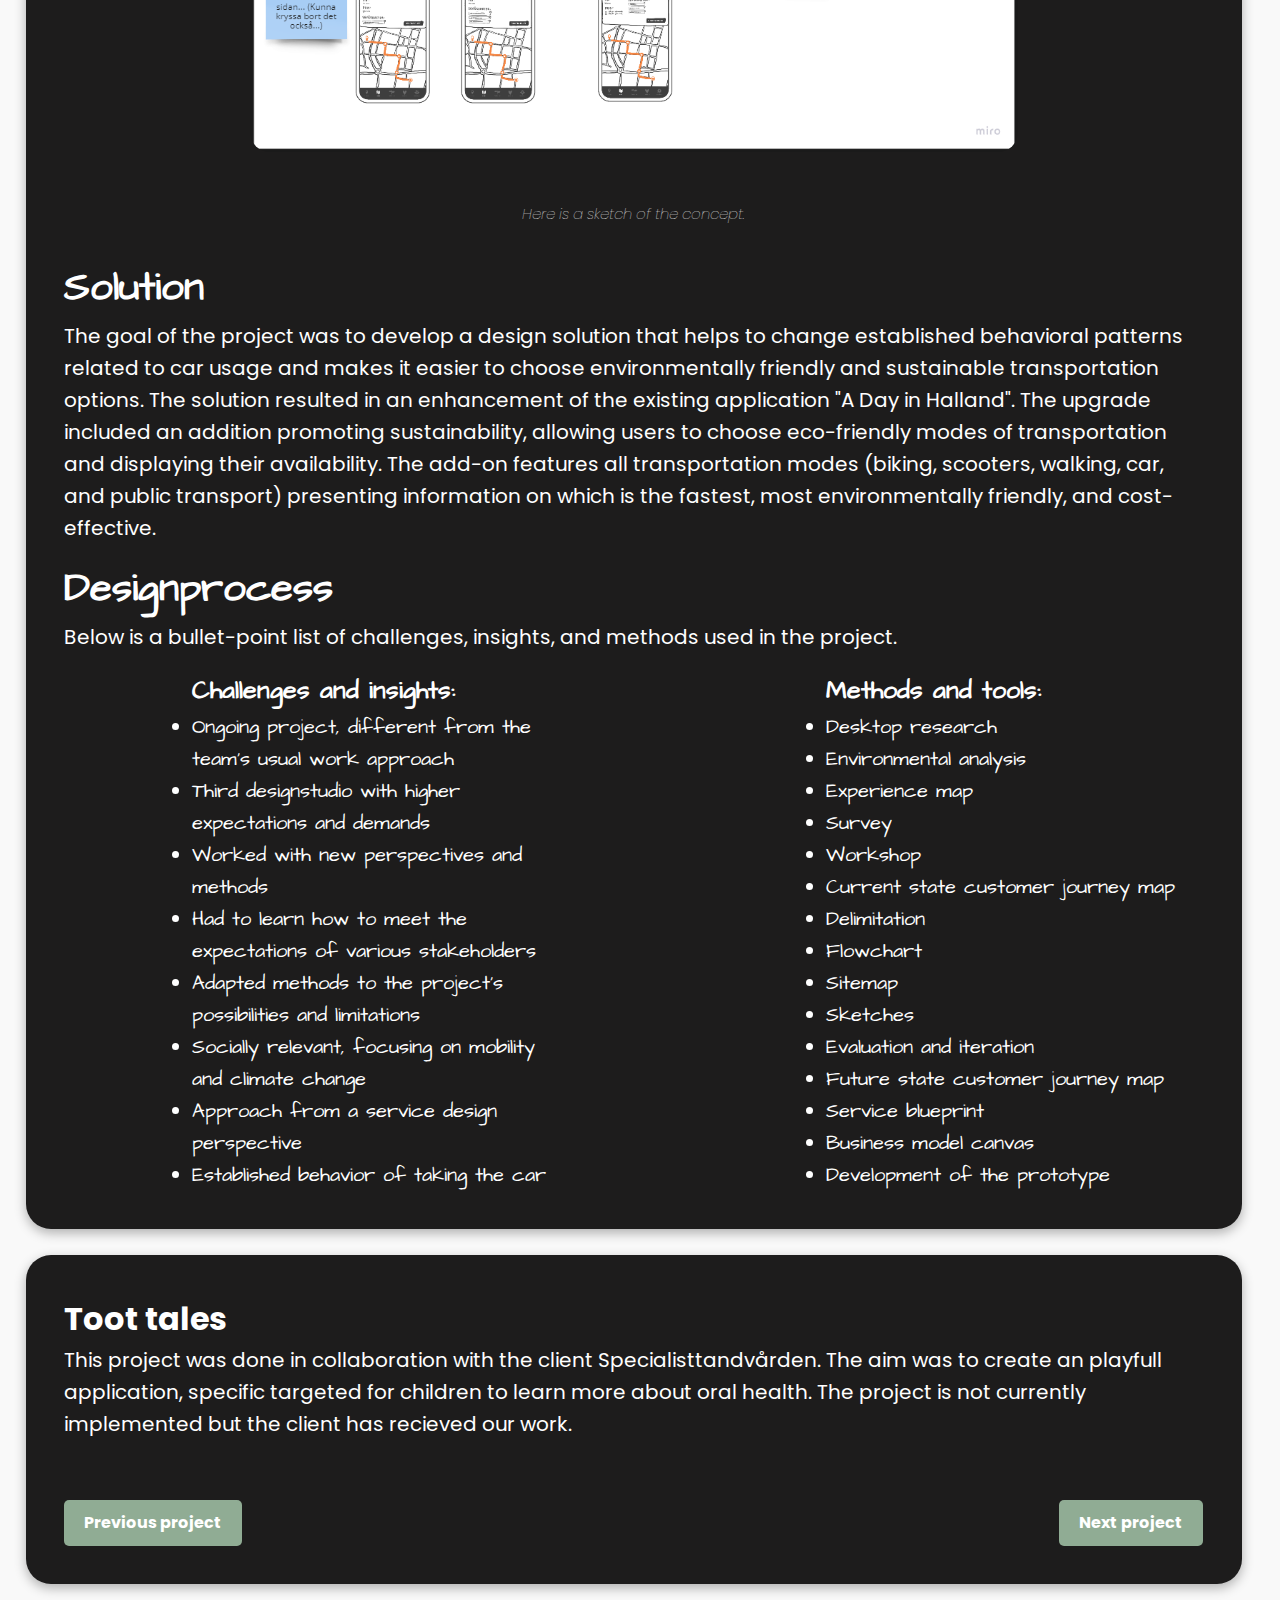
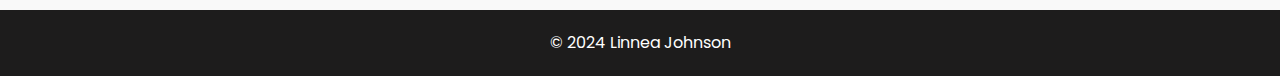
<file: case-study-2.html>
<!DOCTYPE html>
<html lang="sv">
<head>
    <meta charset="UTF-8">
    <meta name="viewport" content="width=device-width, initial-scale=1.0">
    <title>Case Study - Redesigning a Mobile App</title>
    <link href="https://fonts.googleapis.com/css2?family=Poppins:wght@300;400;600&display=swap" rel="stylesheet">
    <link rel="preconnect" href="https://fonts.googleapis.com">
<link rel="preconnect" href="https://fonts.gstatic.com" crossorigin>
<link href="https://fonts.googleapis.com/css2?family=Archivo+Black&family=Koulen&display=swap" rel="stylesheet">
    <link rel="stylesheet" href="style.css">
    <link rel="preconnect" href="https://fonts.googleapis.com">
<link rel="preconnect" href="https://fonts.gstatic.com" crossorigin>
<link href="https://fonts.googleapis.com/css2?family=Architects+Daughter&display=swap" rel="stylesheet">
<link rel="stylesheet" href="stylephone.css" >
<link rel="icon" type="image/x-icon" href="/bilder/ljd.png">
</head>
<body>
    
    <!-- Header -->
    <header>
        
        <nav>
            <ul>
                <li><a href="index.html">Home</a></li>
                <li><a href="aboutme.html">About Me</a></li>
                <li>
                    <div class="portfolio-name">
                        <a href="index.html">
                            <img id="logga"  src="bilder/logga.png" alt="Case Study Image" />
                        </a>
                    </div>
                </li>
                <li><a href="aboutme.html#contact">Contact</a></li>
                <li><a href="gallery.html">Gallery</a></li>
            </ul>
        </nav>
    </header>

    <section class="case-study-header">
        <h1>Project: A Day in Halland</h1>
        <div class="case-info">
            <img src="bilder/halland.png" alt="Case Study Image" />
            <div class="case-details">
                <p><strong>Designstudio:</strong> Smart cities</p>
                <p><strong>My role:</strong> Prototype development manager</p>
                <p><strong>Platform:</strong> Application for iPhone</p>
                <p><strong>Client:</strong> Destination Halmstad</p>
                <p><strong>Team:</strong> 6 people</p>
                <p><strong>Duration:</strong> 5 weeks</p>
                <!-- Knapp för ytterligare information -->
            <div class="project-button">
                <a href="https://www.figma.com/proto/amRVmRDc2OtHU4MI4hB8f8/Destination-Halmstad?node-id=164-145&scaling=scale-down&page-id=0%3A1&starting-point-node-id=164%3A145" class="info-button">View Prototype</a>
            </div>
            </div>
        </div>
    </section>

    <section class="case-study-content">
        <p id="describe">Annually, Tylösand in Halmstad hosts a major golf tournament, drawing crowds. To tackle limited parking, our project aimed to reduce cars and promote eco-friendly transport like public transit. <strong>Picture a sunny day at the beach, but no parking and packed buses, how frustrating is that? </strong> Our goal was to alleviate this and encourage a more convenient and sustainable travel experience.</p>
        <h2>About the client</h2>
        <p>Destination Halmstad is a company that promotes Halmstad as a tourist destination by providing information and recommendations for local events, attractions, dining, and lodging options. Their goal is to support the development of Halmstad as a visitor destination, targeting tourists unfamiliar with the city and working towards making it a sustainable and marketable destination for visitors, meetings, and events.</p>
        
        <div class="case-photos-images">
            <img src="bilder/golf.jpg" id="case-photos-1" class= "case-photos" alt ="case-photos">
        </div>
        <h5>We visited Tylösand and the golf area, and the team used different transports to understand the experience of every approaches.</h5>
    

        <h2>Problem Statement</h2>
        <p>Volvo Cars Scandinavian Mixed is an annual event held at Tylösand's golf club in early June, which have faced difficulties in getting to the event from Halmstad center such as traffic and parking. Destination Halmstad aims to improve this experience by promoting sustainable transportation options to change established behavior patterns and encourage more environmentally friendly means of transport to be used. The goal of this project was to create a positive overall experience for visitors by promoting sustainable means of transport.</p>
        <h4>How can we improve the visitor experience while promoting sustainable transportation?</h4>
        
        <h2>Approach</h2>
        <p>The team conducted extensive research on Destination Halmstad and all stakeholders affected by this solution. To address the issues of congestion and challenges with parking spaces and public transportation, we opted for methods to collect data that would guide our next steps. We generated insights into potential frustrations that could arise, aiming to reduce them. Once identified, we focused on preventive measures or strategies to alleviate these frustrations. This approach led to the development of a feature displaying all relevant information for traveling to Tylösand, regardless of the chosen mode of transportation.</p>
        <div class="case-photos-images">
            <img src="bilder/aday.png" id="case-photos-1" class= "case-photos" alt ="case-photos">
        </div>
        <h5>Here is a sketch of the concept.</h5>
    

        <h2>Solution</h2>
        <p>The goal of the project was to develop a design solution that helps to change established behavioral patterns related to car usage and makes it easier to choose environmentally friendly and sustainable transportation options. The solution resulted in an enhancement of the existing application "A Day in Halland". The upgrade included an addition promoting sustainability, allowing users to choose eco-friendly modes of transportation and displaying their availability. The add-on features all transportation modes (biking, scooters, walking, car, and public transport) presenting information on which is the fastest, most environmentally friendly, and cost-effective.</p>
       
        <h2>Designprocess</h2>
        <p>​Below is a bullet-point list of challenges, insights, and methods used in the project. </p>
        <div class="designprocess-content">
            <div class="designprocess-info">

                <div class="designprocess-info-ruta1">
                    <h3>Challenges and insights:</h3>
                    <ul>
                        <li>Ongoing project, different from the team's usual work approach</li>
                        <li>Third designstudio with higher expectations and demands</li>
                        <li>Worked with new perspectives and methods</li>
                        <li>Had to learn how to meet the expectations of various stakeholders</li>
                        <li>Adapted methods to the project's possibilities and limitations</li>
                        <li>Socially relevant, focusing on mobility and climate change</li>
                        <li>Approach from a service design perspective</li>
                        <li>Established behavior of taking the car</li>
                    </ul>
                </div>

                <div class="designprocess-info-ruta2">
                    <h3>Methods and tools:</h3>
                <ul>
                    <li>​Desktop research</li>
                    <li>Environmental analysis</li>
                    <li>Experience map</li>
                    <li>Survey</li>
                    <li>Workshop</li>
                    <li>Current state customer journey map</li>
                    <li>Delimitation</li>
                    <li>Flowchart</li>
                    <li>Sitemap</li>
                    <li>Sketches</li>
                    <li>Evaluation and iteration</li>
                    <li>Future state customer journey map</li>
                    <li>Service blueprint</li>
                    <li>Business model canvas</li>
                    <li>Development of the prototype</li>
                </ul>
                </div>  
            </div>
        </div>


</section>
<!-- innan </section> i case-study-content -->
<section class ="case-study-content" id="next_project">
    <!-- Ditt befintliga innehåll här -->
    <h1>Toot tales</h1>
    <p>This project was done in collaboration with the client  Specialisttandvården. The aim was to create an playfull application, specific targeted for children to learn more about oral health. The project is not currently implemented but the client has recieved our work.</p>
    

    
    <div class="navigation-buttons"> 
<!-- Knapp för föregående projekt -->
<div class="previous-project-button">
    <a href="case-study-1.html" class="previous-button">Previous project</a>
</div>
    <!-- Knapp för nästa projekt -->
    <div class="next-project-button">
        <a href="case-study-3.html" class="next-button">Next project</a>
    </div>

</section>
</div>
</div>
    <footer>
        <p>© 2024 Linnea Johnson</p>
    </footer>
</body>
</html>
</file>
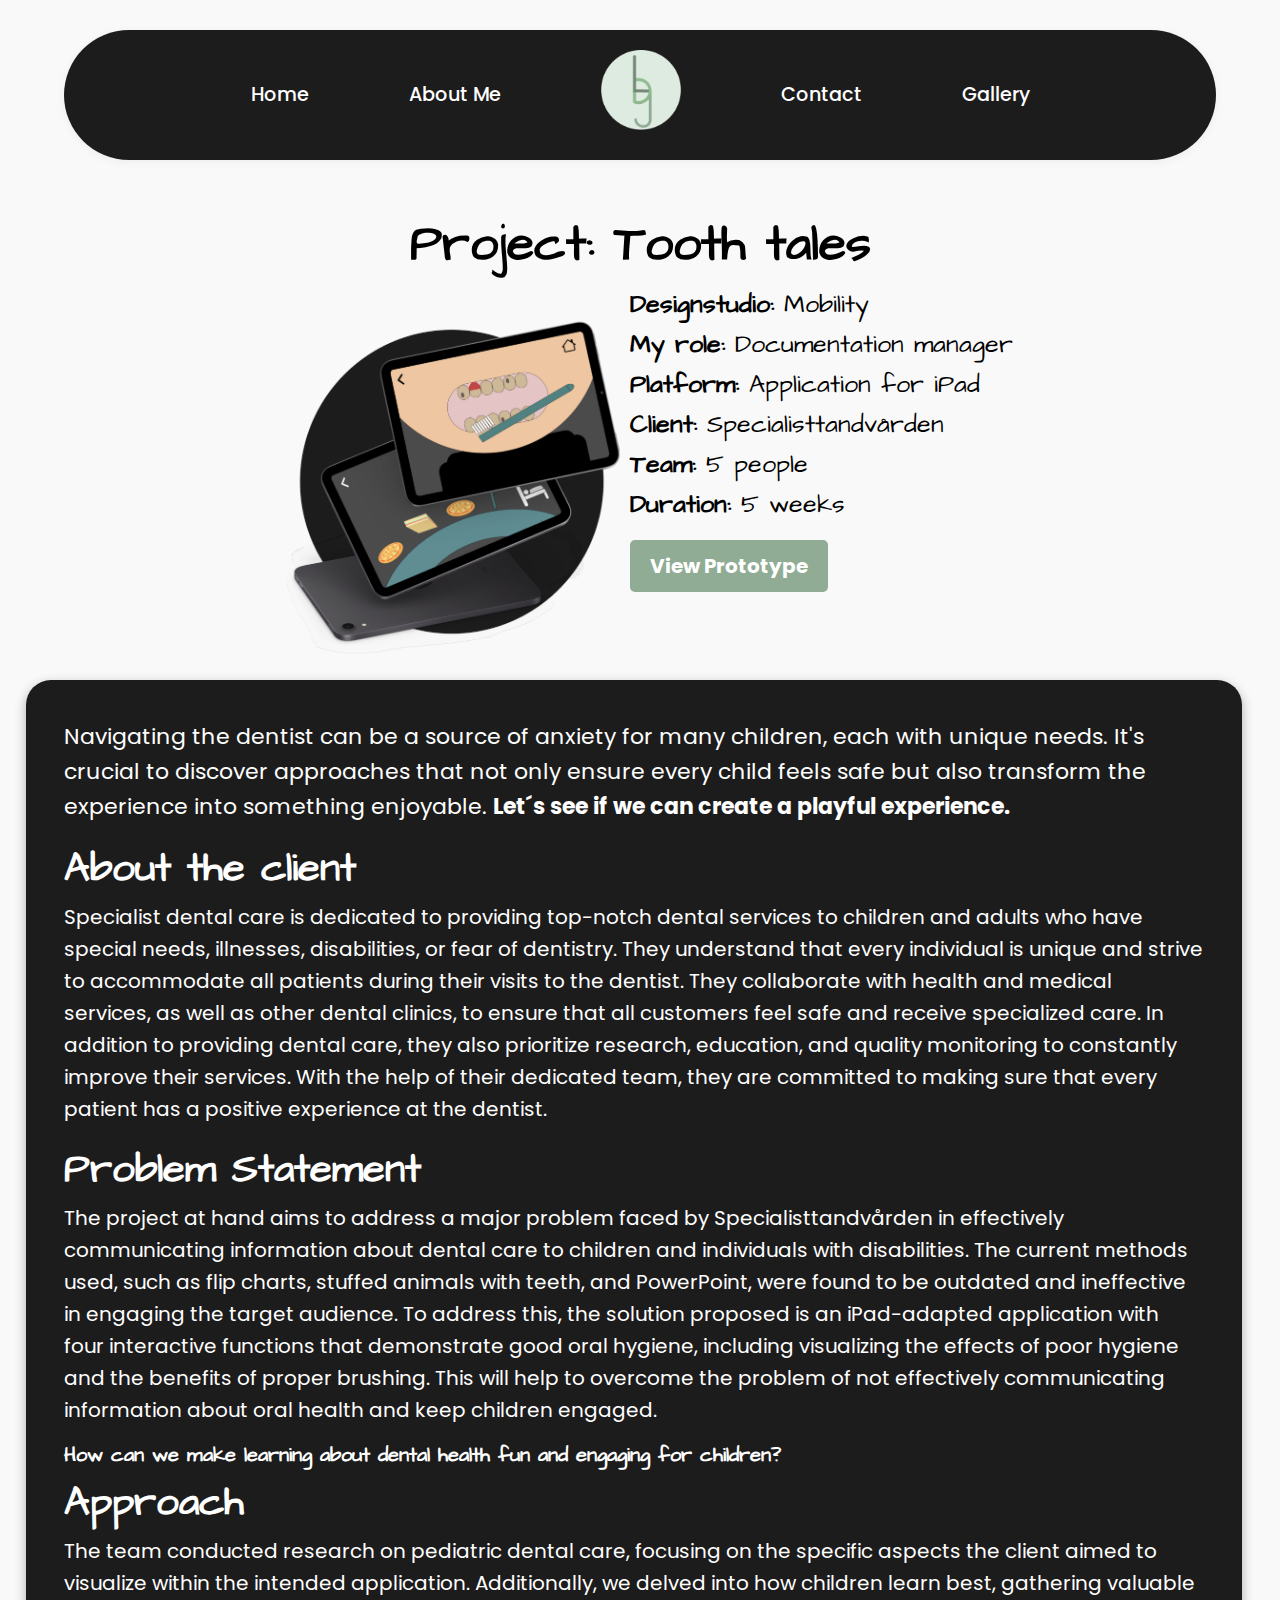
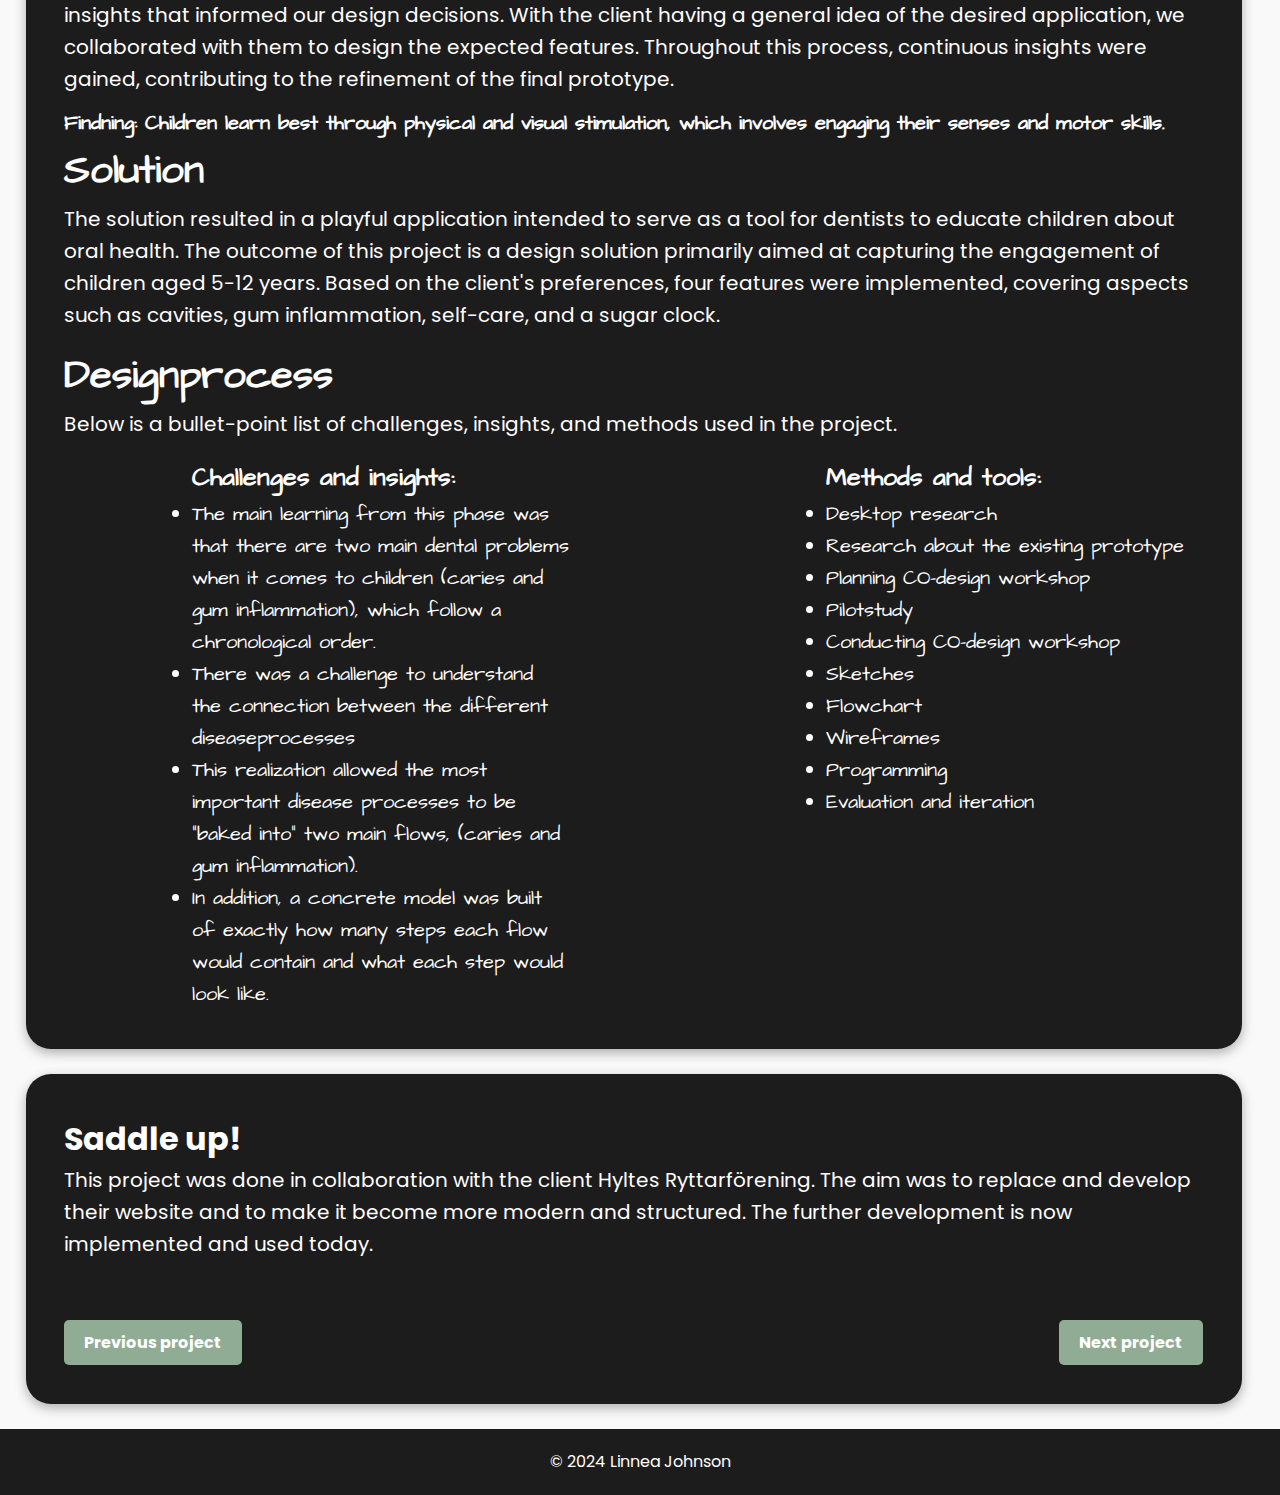
<file: case-study-3.html>
<!DOCTYPE html>
<html lang="sv">
<head>
    <meta charset="UTF-8">
    <meta name="viewport" content="width=device-width, initial-scale=1.0">
    <title>Case Study - Redesigning a Mobile App</title>
    <link href="https://fonts.googleapis.com/css2?family=Poppins:wght@300;400;600&display=swap" rel="stylesheet">
    <link rel="preconnect" href="https://fonts.googleapis.com">
<link rel="preconnect" href="https://fonts.gstatic.com" crossorigin>
<link href="https://fonts.googleapis.com/css2?family=Archivo+Black&family=Koulen&display=swap" rel="stylesheet">
    <link rel="stylesheet" href="style.css">
    <link rel="preconnect" href="https://fonts.googleapis.com">
<link rel="preconnect" href="https://fonts.gstatic.com" crossorigin>
<link href="https://fonts.googleapis.com/css2?family=Architects+Daughter&display=swap" rel="stylesheet">
<link rel="stylesheet" href="stylephone.css" >
<link rel="icon" type="image/x-icon" href="/bilder/ljd.png">
</head>
<body>
   
    <!-- Header -->
    <header>
        
        <nav>
            <ul>
                <li><a href="index.html">Home</a></li>
                <li><a href="aboutme.html">About Me</a></li>
                <li>
                    <div class="portfolio-name">
                        <a href="index.html">
                            <img id="logga"  src="bilder/logga.png" alt="Case Study Image" />
                        </a>
                    </div>
                </li>
                <li><a href="aboutme.html#contact">Contact</a></li>
                <li><a href="gallery.html">Gallery</a></li>
            </ul>
        </nav>
    </header>

    <section class="case-study-header">
        <h1>Project: Tooth tales</h1>
        <div class="case-info">
            <img src="bilder/tand.png" alt="Case Study Image" />
            <div class="case-details">
                <p><strong>Designstudio:</strong> Mobility</p>
                <p><strong>My role:</strong> Documentation manager</p>
                <p><strong>Platform:</strong> Application for iPad</p>
                <p><strong>Client:</strong> Specialisttandvården</p>
                <p><strong>Team:</strong> 5 people</p>
                <p><strong>Duration:</strong> 5 weeks</p>
                <!-- Knapp för ytterligare information -->
            <div class="project-button">
                <a href="https://www.figma.com/proto/dWGcPWKZOotTMSeoD61OZn/Untitled?type=design&t=1m6vVyDccA7ljw1G-0&scaling=scale-down&page-id=0%3A1&node-id=2-2&starting-point-node-id=2%3A2" class="info-button">View Prototype</a>
            </div>
            </div>
        </div>
    </section>

    <section class="case-study-content">
        <p id="describe">Navigating the dentist can be a source of anxiety for many children, each with unique needs. It's crucial to discover approaches that not only ensure every child feels safe but also transform the experience into something enjoyable. <strong>Let´s see if we can create a playful experience.</strong> </p>
        <h2>About the client</h2>
        <p>Specialist dental care is dedicated to providing top-notch dental services to children and adults who have special needs, illnesses, disabilities, or fear of dentistry. They understand that every individual is unique and strive to accommodate all patients during their visits to the dentist. They collaborate with health and medical services, as well as other dental clinics, to ensure that all customers feel safe and receive specialized care. In addition to providing dental care, they also prioritize research, education, and quality monitoring to constantly improve their services. With the help of their dedicated team, they are committed to making sure that every patient has a positive experience at the dentist.</p>

        <h2>Problem Statement</h2>
        <p>The project at hand aims to address a major problem faced by Specialisttandvården in effectively communicating information about dental care to children and individuals with disabilities. The current methods used, such as flip charts, stuffed animals with teeth, and PowerPoint, were found to be outdated and ineffective in engaging the target audience. To address this, the solution proposed is an iPad-adapted application with four interactive functions that demonstrate good oral hygiene, including visualizing the effects of poor hygiene and the benefits of proper brushing. This will help to overcome the problem of not effectively communicating information about oral health and keep children engaged.</p>
<h4>How can we make learning about dental health fun and engaging for children?</h4>
        <h2>Approach</h2>
        <p>The team conducted research on pediatric dental care, focusing on the specific aspects the client aimed to visualize within the intended application. Additionally, we delved into how children learn best, gathering valuable insights that informed our design decisions. With the client having a general idea of the desired application, we collaborated with them to design the expected features. Throughout this process, continuous insights were gained, contributing to the refinement of the final prototype.</p>
<h4>Findning: Children learn best through physical and visual stimulation, which involves engaging their senses and motor skills. </h4>
        <h2>Solution</h2>
        <p>The solution resulted in a playful application intended to serve as a tool for dentists to educate children about oral health. The outcome of this project is a design solution primarily aimed at capturing the engagement of children aged 5-12 years. Based on the client's preferences, four features were implemented, covering aspects such as cavities, gum inflammation, self-care, and a sugar clock.</p>
    
        <h2>Designprocess</h2>
        <p>​Below is a bullet-point list of challenges, insights, and methods used in the project. </p>
        <div class="designprocess-content">
            <div class="designprocess-info">

                <div class="designprocess-info-ruta1">
                    <h3>Challenges and insights:</h3>
                    <ul>
                        <li>The main learning from this phase was that there are two main dental problems when it comes to children (caries and gum inflammation), which follow a chronological order.</li>
                        <li>There was a challenge to understand the connection between the different diseaseprocesses</li>
                        <li>This realization allowed the most important disease processes to be "baked into" two main flows, (caries and gum inflammation).</li>
                        <li>In addition, a concrete model was built of exactly how many steps each flow would contain and what each step would look like.</li>
                    </ul>
                </div>

                <div class="designprocess-info-ruta2">
                    <h3>Methods and tools:</h3>
                <ul>
                    <li>​Desktop research</li>
                    <li>Research about the existing prototype</li>
                    <li>Planning CO-design workshop </li>
                    <li>Pilotstudy</li>
                    <li>Conducting CO-design workshop</li>
                    <li>Sketches</li>
                    <li>Flowchart</li>
                    <li>Wireframes</li>
                    <li>Programming</li>
                    <li>Evaluation and iteration</li>
                </ul>
                </div>  
            </div>
        </div>


    </section>

<!-- innan </section> i case-study-content -->
<section class ="case-study-content" id="next_project">
    <!-- Ditt befintliga innehåll här -->
    <h1>Saddle up!</h1>
    <p>This project was done in collaboration with the client Hyltes Ryttarförening. The aim was to replace and develop their website and to make it become more modern and structured.  The further development is now implemented and used today.</p>
    

    
    <div class="navigation-buttons"> 
<!-- Knapp för föregående projekt -->
<div class="previous-project-button">
    <a href="case-study-2.html" class="previous-button">Previous project</a>
</div>
    <!-- Knapp för nästa projekt -->
    <div class="next-project-button">
        <a href="case-study-4.html" class="next-button">Next project</a>
    </div>

</section>
</div>
</div>

    <footer>
        <p>© 2024 Linnea Johnson</p>
    </footer>
</body>
</html>
</file>
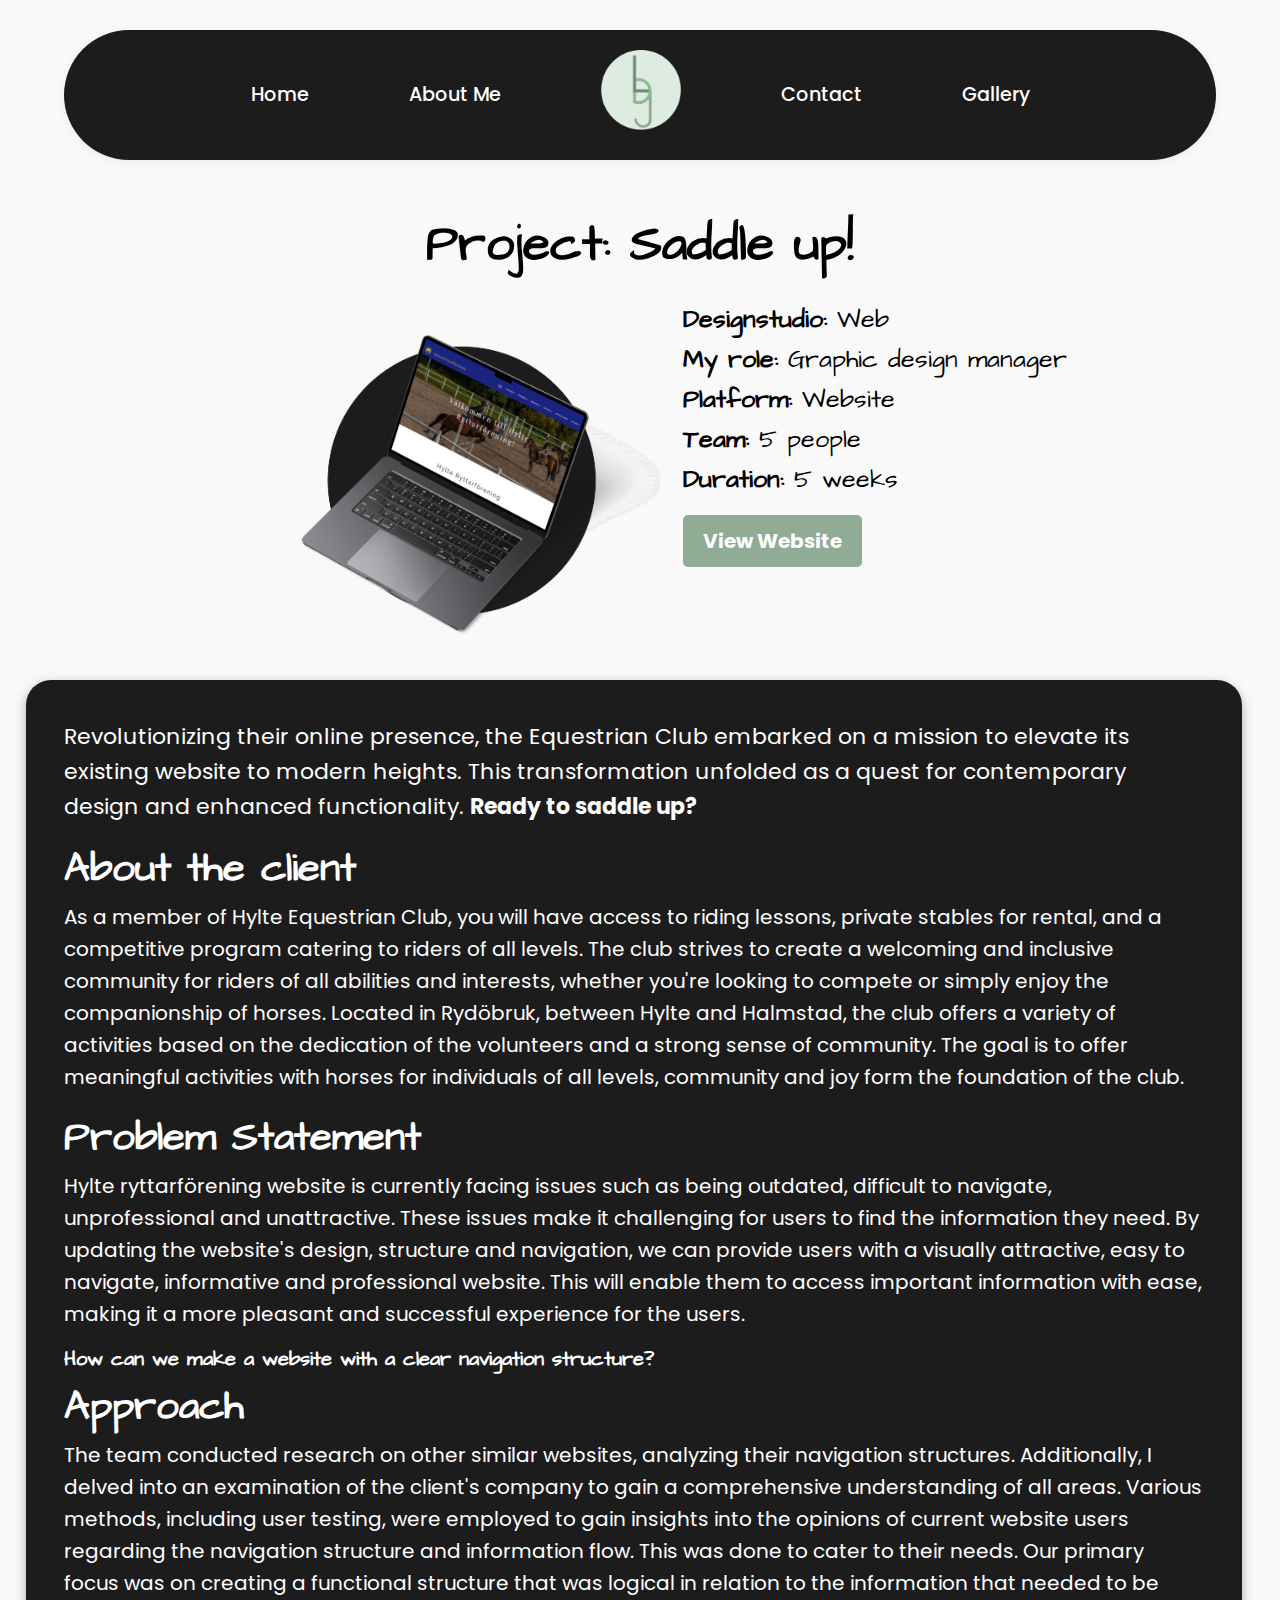
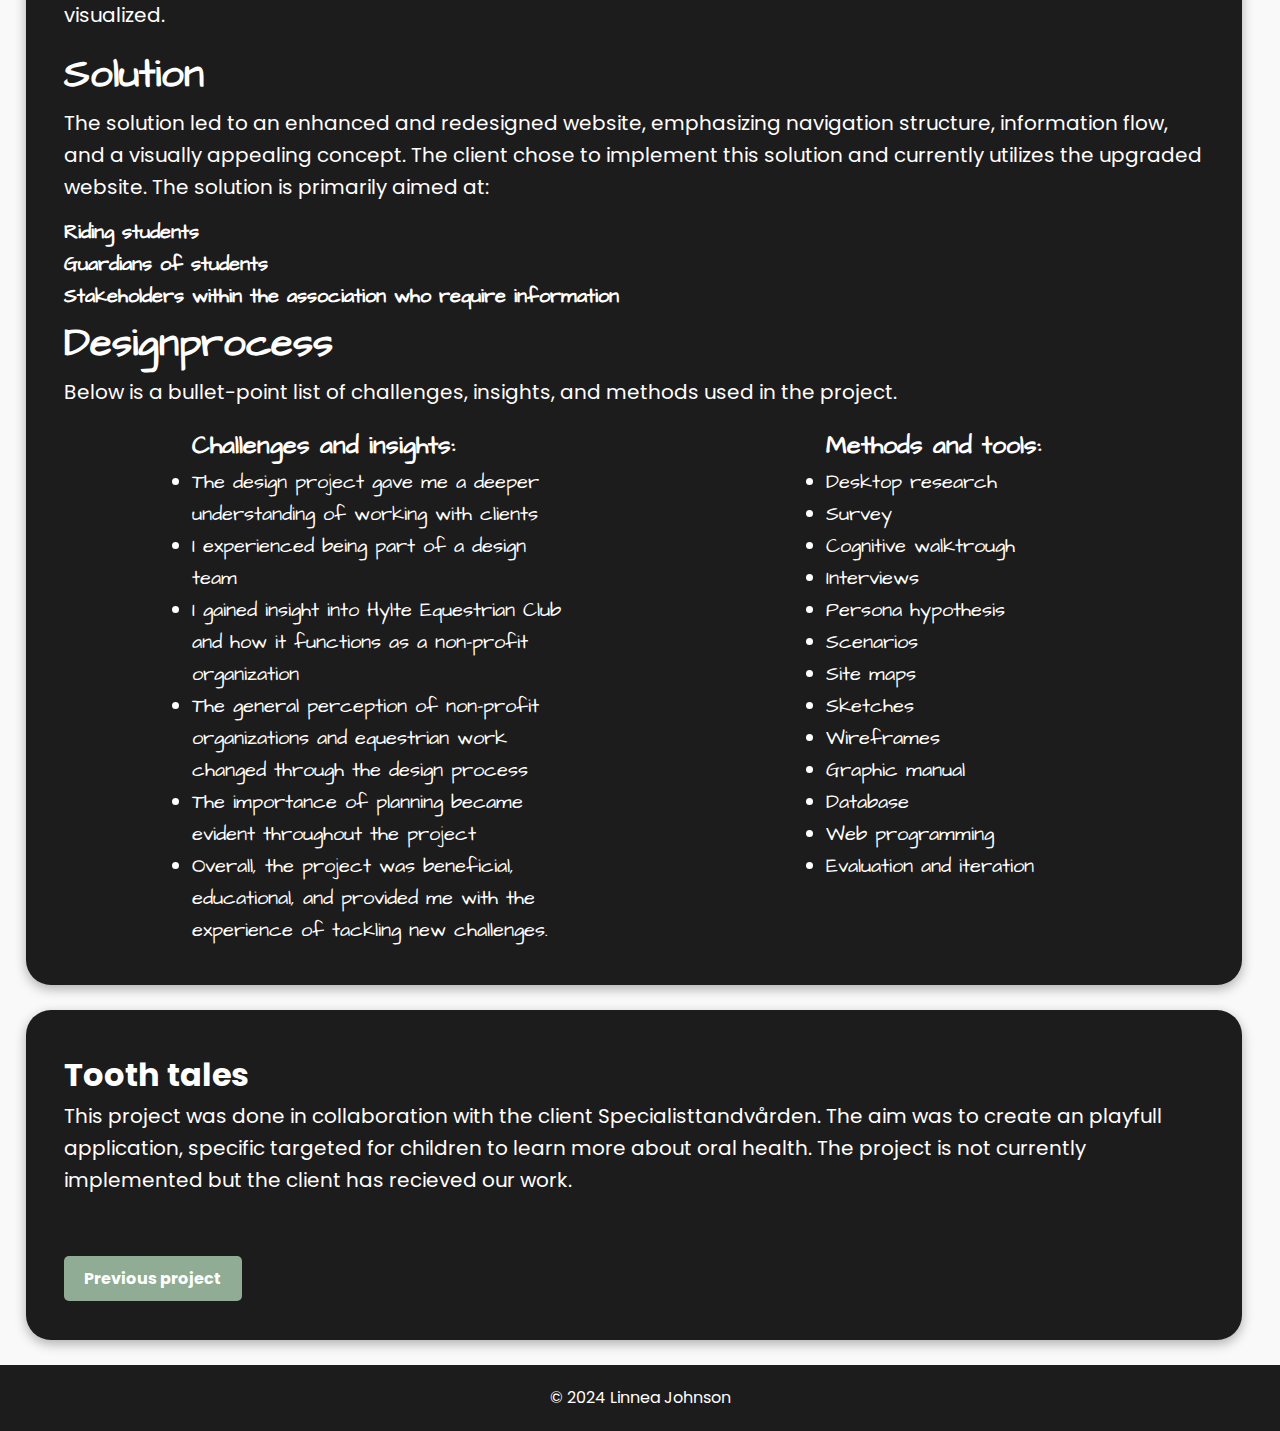
<file: case-study-4.html>
<!DOCTYPE html>
<html lang="sv">
<head>
    <meta charset="UTF-8">
    <meta name="viewport" content="width=device-width, initial-scale=1.0">
    <title>Case Study - Redesigning a Mobile App</title>
    <link href="https://fonts.googleapis.com/css2?family=Poppins:wght@300;400;600&display=swap" rel="stylesheet">
    <link rel="preconnect" href="https://fonts.googleapis.com">
<link rel="preconnect" href="https://fonts.gstatic.com" crossorigin>
<link href="https://fonts.googleapis.com/css2?family=Archivo+Black&family=Koulen&display=swap" rel="stylesheet">
    <link rel="stylesheet" href="style.css">
    <link rel="preconnect" href="https://fonts.googleapis.com">
<link rel="preconnect" href="https://fonts.gstatic.com" crossorigin>
<link href="https://fonts.googleapis.com/css2?family=Architects+Daughter&display=swap" rel="stylesheet">
<link rel="stylesheet" href="stylephone.css" >
<link rel="icon" type="image/x-icon" href="/bilder/ljd.png">
</head>
<body>
    
    <!-- Header -->
    <header>
        
        <nav>
            <ul>
                <li><a href="index.html">Home</a></li>
                <li><a href="aboutme.html">About Me</a></li>
                <li>
                    <div class="portfolio-name">
                        <a href="index.html">
                            <img id="logga"  src="bilder/logga.png" alt="Case Study Image" />
                        </a>
                    </div>
                </li>
                <li><a href="aboutme.html#contact">Contact</a></li>
                <li><a href="gallery.html">Gallery</a></li>
            </ul>
        </nav>
    </header>

    <section class="case-study-header">
        <h1>Project: Saddle up!</h1>
        <div class="case-info">
            <img src="bilder/hylte.png" alt="Case Study Image" />
            <div class="case-details">
                <p><strong>Designstudio:</strong> Web</p>
                <p><strong>My role:</strong> Graphic design manager</p>
                <p><strong>Platform:</strong> Website</p>
                <p><strong>Team:</strong> 5 people</p>
                <p><strong>Duration:</strong> 5 weeks</p>

                <!-- Knapp för ytterligare information -->
            <div class="project-button">
                <a href="https://www.hylte-ryttarforening.se/" class="info-button">View Website</a>
            </div>
            
            </div>
        </div>
    </section>

    <section class="case-study-content">
        <p id="describe">​Revolutionizing their online presence, the Equestrian Club embarked on a mission to elevate its existing website to modern heights. This transformation unfolded as a quest for contemporary design and enhanced functionality. <strong>Ready to saddle up?</strong></p>
        <h2>About the client</h2>
        <p>As a member of Hylte Equestrian Club, you will have access to riding lessons, private stables for rental, and a competitive program catering to riders of all levels. The club strives to create a welcoming and inclusive community for riders of all abilities and interests, whether you're looking to compete or simply enjoy the companionship of horses. Located in Rydöbruk, between Hylte and Halmstad, the club offers a variety of activities based on the dedication of the volunteers and a strong sense of community. The goal is to offer meaningful activities with horses for individuals of all levels, community and joy form the foundation of the club.</p>

        <h2>Problem Statement</h2>
        <p>Hylte ryttarförening website is currently facing issues such as being outdated, difficult to navigate, unprofessional and unattractive. These issues make it challenging for users to find the information they need. By updating the website's design, structure and navigation, we can provide users with a visually attractive, easy to navigate, informative and professional website. This will enable them to access important information with ease, making it a more pleasant and successful experience for the users.</p>
<h4>How can we make a website with a clear navigation structure?</h4>
        <h2>Approach</h2>
        <p>​The team conducted research on other similar websites, analyzing their navigation structures. Additionally, I delved into an examination of the client's company to gain a comprehensive understanding of all areas. Various methods, including user testing, were employed to gain insights into the opinions of current website users regarding the navigation structure and information flow. This was done to cater to their needs. Our primary focus was on creating a functional structure that was logical in relation to the information that needed to be visualized. </p>
        <h2>Solution</h2>
        <p>The solution led to an enhanced and redesigned website, emphasizing navigation structure, information flow, and a visually appealing concept. The client chose to implement this solution and currently utilizes the upgraded website. The solution is primarily aimed at:</p>
    <h4>Riding students</h4>
    <h4>Guardians of students</h4>
    <h4>Stakeholders within the association who require information</h4>
        <h2>Designprocess</h2>
        <p>​Below is a bullet-point list of challenges, insights, and methods used in the project. </p>
        <div class="designprocess-content">
            <div class="designprocess-info">

                <div class="designprocess-info-ruta1">
                    <h3>Challenges and insights:</h3>
                    <ul>
                        <li>The design project gave me a deeper understanding of working with clients</li>
                        <li>I experienced being part of a design team</li>
                        <li>I gained insight into Hylte Equestrian Club and how it functions as a non-profit organization</li>
                        <li>The general perception of non-profit organizations and equestrian work changed through the design process</li>
                        <li>The importance of planning became evident throughout the project</li>
                        <li>Overall, the project was beneficial, educational, and provided me with the experience of tackling new challenges.</li>
                    </ul>
                </div>

                <div class="designprocess-info-ruta2">
                    <h3>Methods and tools:</h3>
                <ul>
                    <li>​Desktop research</li>
                    <li>Survey</li>
                    <li>Cognitive walktrough</li>
                    <li>Interviews</li>
                    <li>Persona hypothesis</li>
                    <li>Scenarios</li>
                    <li>Site maps</li>
                    <li>Sketches</li>
                    <li>Wireframes</li>
                    <li>Graphic manual</li>
                    <li>Database</li>
                    <li>Web programming</li>
                    <li>Evaluation and iteration</li>
                </ul>
                </div>  
            </div>
        </div>

    </section>

    <!-- innan </section> i case-study-content -->
<section class ="case-study-content" id="next_project">
    <!-- Ditt befintliga innehåll här -->
    <h1>Tooth tales</h1>
    <p>This project was done in collaboration with the client  Specialisttandvården. The aim was to create an playfull application, specific targeted for children to learn more about oral health. The project is not currently implemented but the client has recieved our work.</p>
    

    
    <div class="navigation-buttons"> 
<!-- Knapp för föregående projekt -->
<div class="previous-project-button">
    <a href="case-study-3.html" class="previous-button">Previous project</a>
</div>
    

</section>
</div>
</div>

    <footer>
        <p>© 2024 Linnea Johnson</p>
    </footer>
</body>
</html>
</file>
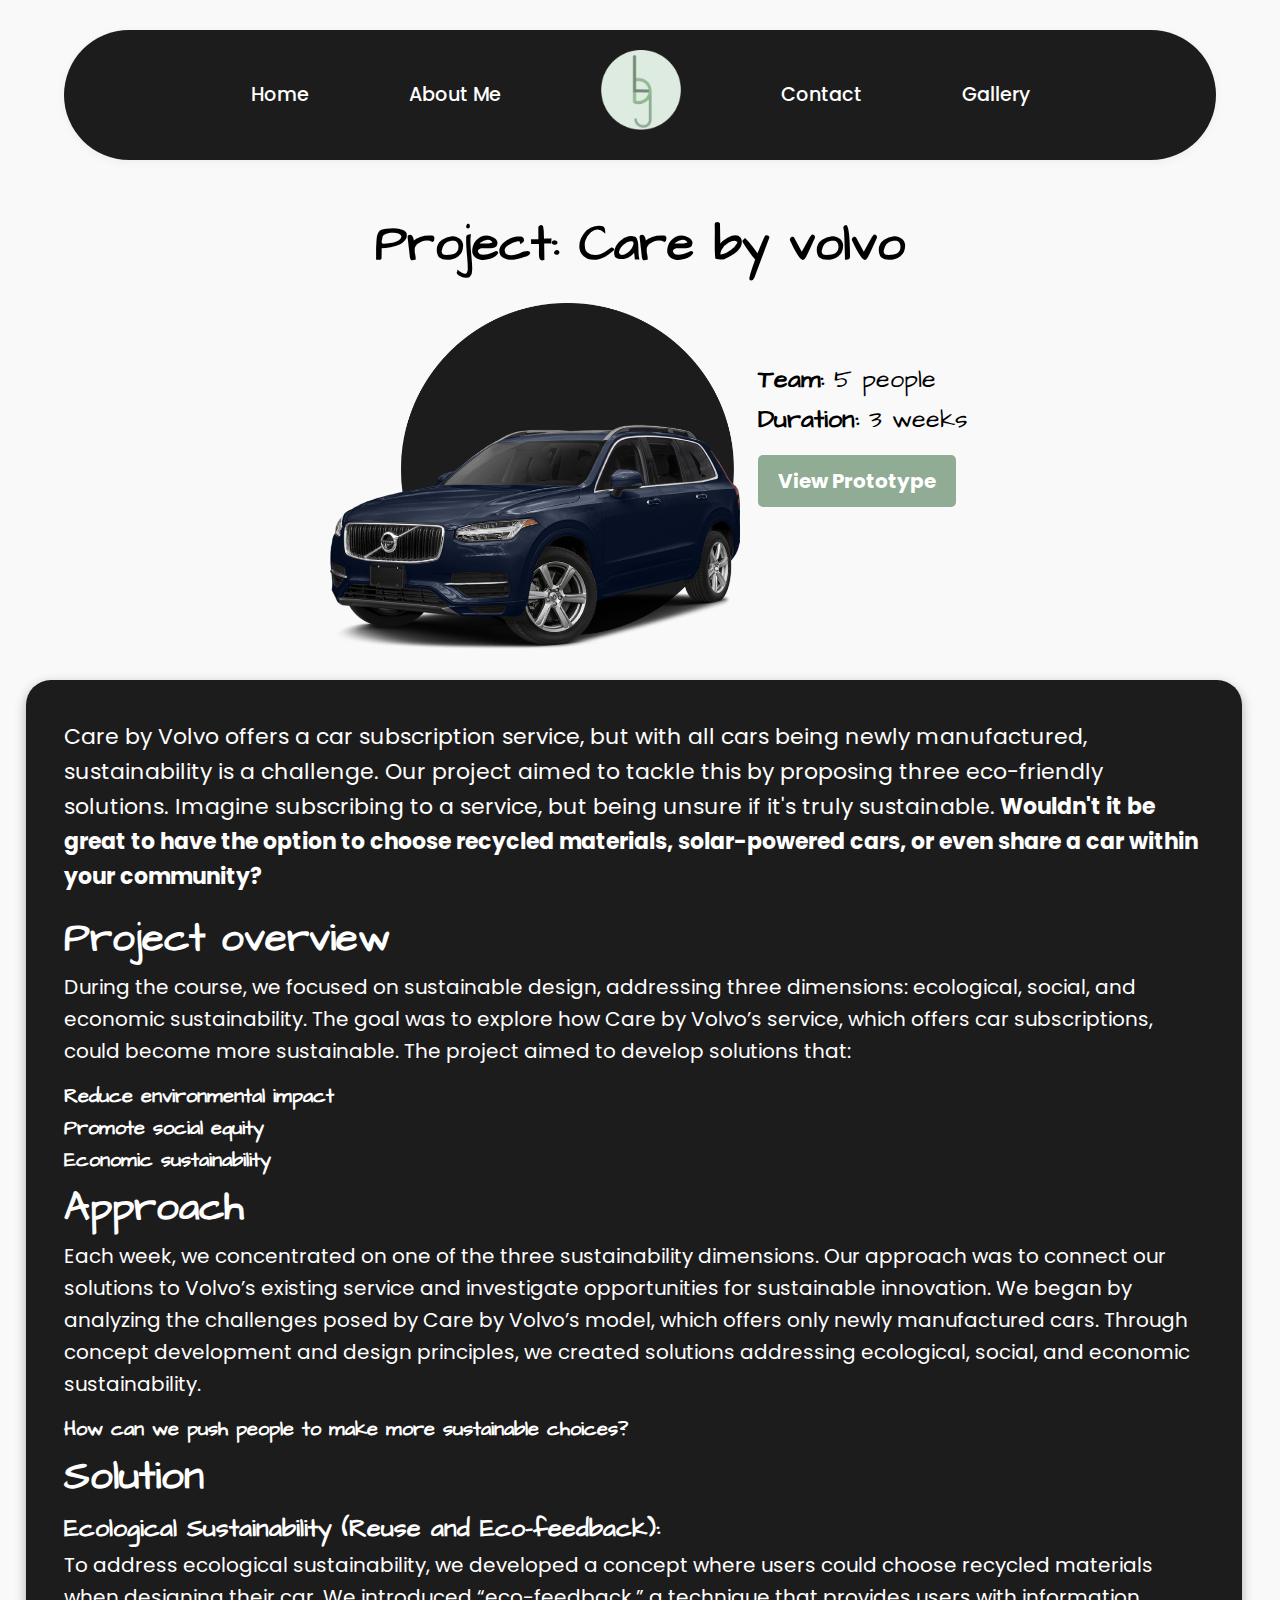
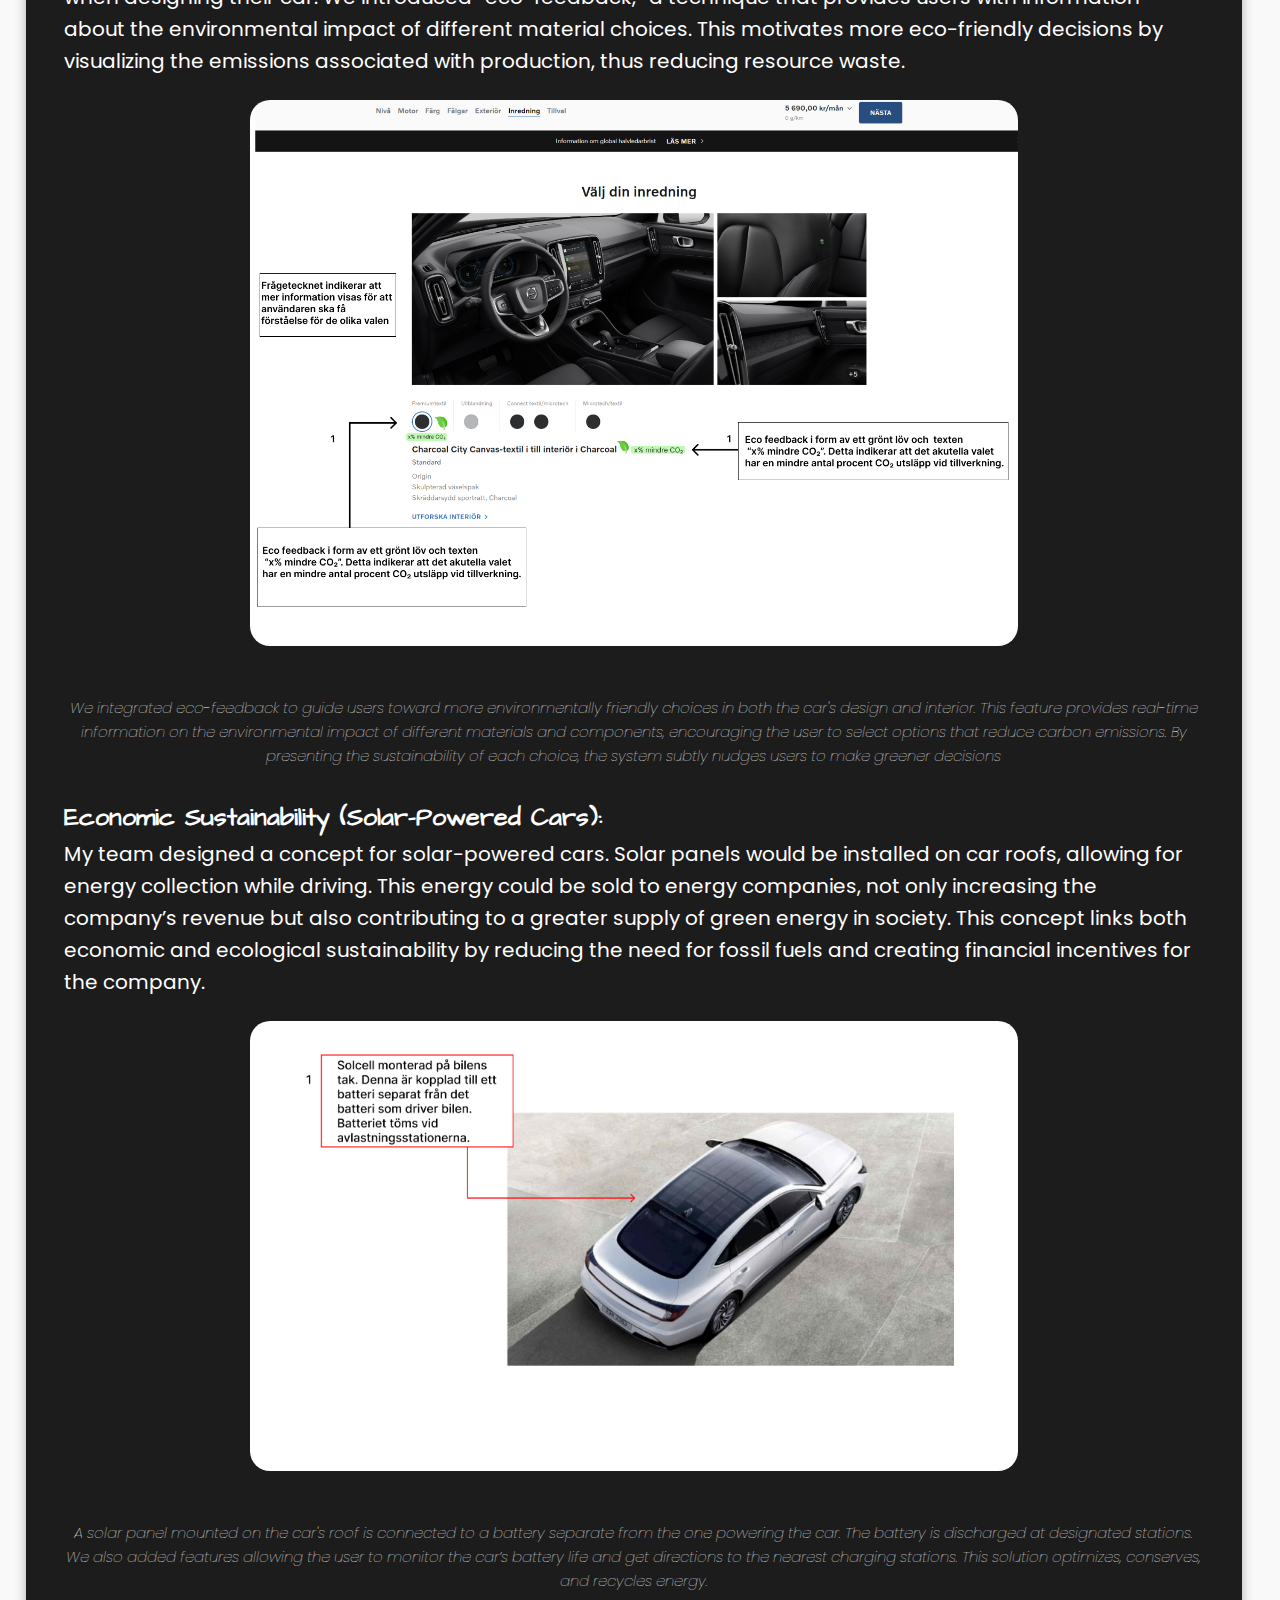
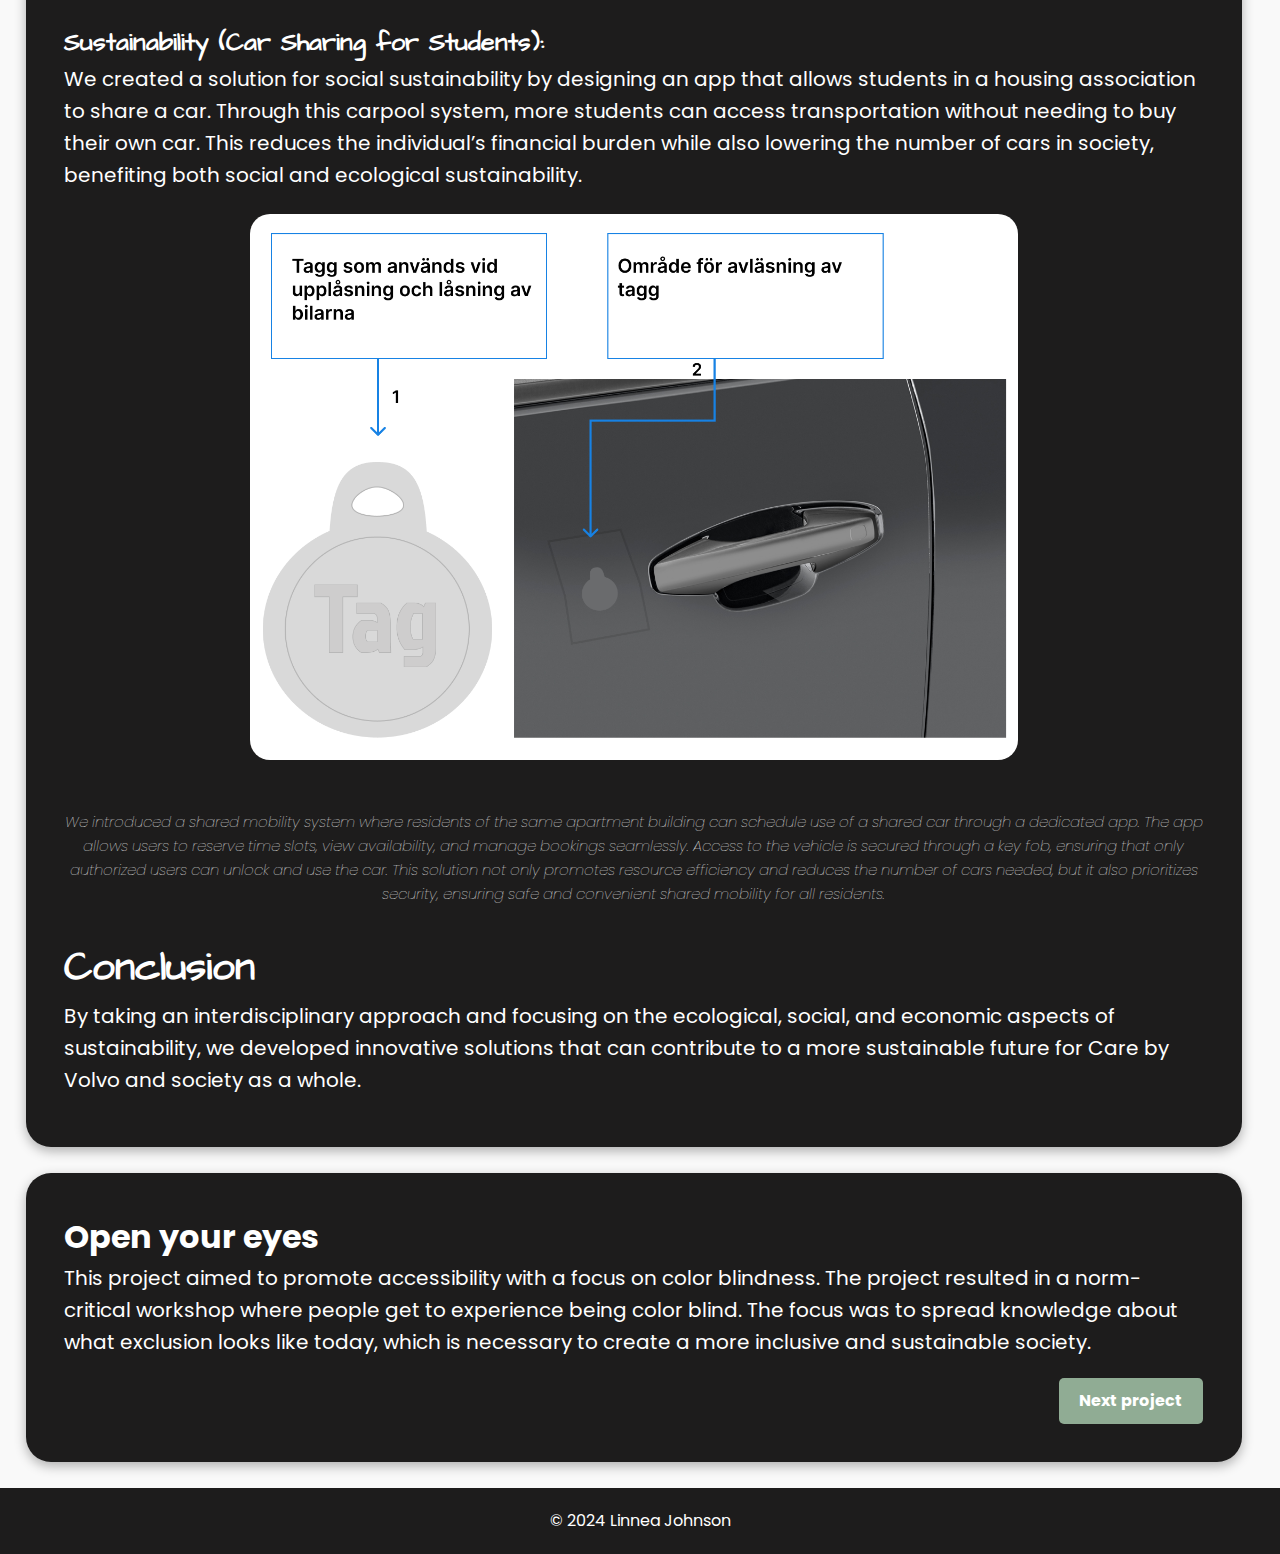
<file: case-study-volvo.html>
<!DOCTYPE html>
<html lang="sv">
<head>
    <meta charset="UTF-8">
    <meta name="viewport" content="width=device-width, initial-scale=1.0">
    <title>Case Study - Redesigning a Mobile App</title>
    <link href="https://fonts.googleapis.com/css2?family=Poppins:wght@300;400;600&display=swap" rel="stylesheet">
    <link rel="preconnect" href="https://fonts.googleapis.com">
<link rel="preconnect" href="https://fonts.gstatic.com" crossorigin>
<link href="https://fonts.googleapis.com/css2?family=Archivo+Black&family=Koulen&display=swap" rel="stylesheet">
    <link rel="stylesheet" href="style.css">
    <link rel="preconnect" href="https://fonts.googleapis.com">
<link rel="preconnect" href="https://fonts.gstatic.com" crossorigin>
<link href="https://fonts.googleapis.com/css2?family=Architects+Daughter&display=swap" rel="stylesheet">
<link rel="stylesheet" href="stylephone.css" >
<link rel="icon" type="image/x-icon" href="/bilder/ljd.png">
</head>
<body>  
        
    </style>
    
</head>
<body>

    <!-- Header -->
    <header>
        <nav>
            <ul>
                <li><a href="index.html">Home</a></li>
                <li><a href="aboutme.html">About Me</a></li>
                <li>
                    <div class="portfolio-name">
                        <a href="index.html">
                            <img id="logga" src="bilder/logga.png" alt="Case Study Image" />
                        </a>
                    </div>
                </li>
                <li><a href="aboutme.html#contact">Contact</a></li>
                <li><a href="gallery.html">Gallery</a></li>
            </ul>
        </nav>
    </header>

    <!-- 
        <button id="colorblind-toggle" class="colorblind-button">Aktivera Färgblindhetsläge</button>
    -->
    

    <section class="case-study-header">
        <h1><strong>Project:</strong> Care by volvo</h1>
        <div class="case-info">
            <img src="bilder/volvo.png" alt="Case Study Image" />
            <div class="case-details">
                <p><strong>Team:</strong> 5 people</p>
                <p><strong>Duration:</strong> 3 weeks</p>
                <!-- Knapp för ytterligare information -->
            <div class="project-button">
                <a href="https://www.figma.com/design/fvoopJJkDzbXgtDvfYg8em/Untitled?node-id=0-1&node-type=canvas&t=QqXt2u6HMw67MiUB-0" class="info-button">View Prototype</a>
            </div>    
            </div>
        </div>
    </section>

    <!-- Caset -->
    <section class="case-study-content">
        <p id="describe">Care by Volvo offers a car subscription service, but with all cars being newly manufactured, sustainability is a challenge. Our project aimed to tackle this by proposing three eco-friendly solutions. Imagine subscribing to a service, but being unsure if it's truly sustainable.<strong> Wouldn't it be great to have the option to choose recycled materials, solar-powered cars, or even share a car within your community? </strong></p>
        <h2>Project overview</h2>
        <p>During the course, we focused on sustainable design, addressing three dimensions: ecological, social, and economic sustainability. The goal was to explore how Care by Volvo’s service, which offers car subscriptions, could become more sustainable. The project aimed to develop solutions that:</p>
        <h4>Reduce environmental impact</h4>
        <h4>Promote social equity</h4>
        <h4>Economic sustainability</h4>
        <h2>Approach</h2>
        <p>Each week, we concentrated on one of the three sustainability dimensions. Our approach was to connect our solutions to Volvo’s existing service and investigate opportunities for sustainable innovation. We began by analyzing the challenges posed by Care by Volvo’s model, which offers only newly manufactured cars. Through concept development and design principles, we created solutions addressing ecological, social, and economic sustainability.</p>
            <h4>How can we push people to make more sustainable choices?</h4>
        <h2>Solution</h2>
        <h3>Ecological Sustainability (Reuse and Eco-feedback):</h3>
        <p>  To address ecological sustainability, we developed a concept where users could choose recycled materials when designing their car. We introduced “eco-feedback,” a technique that provides users with information about the environmental impact of different material choices. This motivates more eco-friendly decisions by visualizing the emissions associated with production, thus reducing resource waste. </p>
            
        <div class="case-photos-images">
            <img src="bilder/grön.png" id="case-photos-1" class= "case-photos" alt ="case-photos">
        </div>
        <h5>We integrated eco-feedback to guide users toward more environmentally friendly choices in both the car's design and interior. This feature provides real-time information on the environmental impact of different materials and components, encouraging the user to select options that reduce carbon emissions. By presenting the sustainability of each choice, the system subtly nudges users to make greener decisions</h5>
    
        
        <h3>Economic Sustainability (Solar-Powered Cars):</h3> 
              <p> My team designed a concept for solar-powered cars. Solar panels would be installed on car roofs, allowing for energy collection while driving. This energy could be sold to energy companies, not only increasing the company’s revenue but also contributing to a greater supply of green energy in society. This concept links both economic and ecological sustainability by reducing the need for fossil fuels and creating financial incentives for the company.
            

                <div class="case-photos-images">
                    <img src="bilder/solcell.png" id="case-photos-1" class= "case-photos" alt ="case-photos">
                </div>
                <h5>A solar panel mounted on the car's roof is connected to a battery separate from the one powering the car. The battery is discharged at designated stations. We also added features allowing the user to monitor the car’s battery life and get directions to the nearest charging stations. This solution optimizes, conserves, and recycles energy.</h5>

        <h3>Sustainability (Car Sharing for Students):</h3>
            <p>We created a solution for social sustainability by designing an app that allows students in a housing association to share a car. Through this carpool system, more students can access transportation without needing to buy their own car. This reduces the individual’s financial burden while also lowering the number of cars in society, benefiting both social and ecological sustainability.</p>
        
            <div class="case-photos-images">
                <img src="bilder/bricka.png" id="case-photos-1" class= "case-photos" alt ="case-photos">
            </div>
            <h5>We introduced a shared mobility system where residents of the same apartment building can schedule use of a shared car through a dedicated app. The app allows users to reserve time slots, view availability, and manage bookings seamlessly. Access to the vehicle is secured through a key fob, ensuring that only authorized users can unlock and use the car. This solution not only promotes resource efficiency and reduces the number of cars needed, but it also prioritizes security, ensuring safe and convenient shared mobility for all residents.</h5>
        
            <h2>Conclusion</h2>
        <p>By taking an interdisciplinary approach and focusing on the ecological, social, and economic aspects of sustainability, we developed innovative solutions that can contribute to a more sustainable future for Care by Volvo and society as a whole.

        </p>
    </section>

    <!-- innan </section> i case-study-content -->
    <section class="case-study-content" id="next_project">
        <h1>Open your eyes</h1>
        <p>This project aimed to promote accessibility with a focus on color blindness. The project resulted in a norm-critical workshop where people get to experience being color blind. The focus was to spread knowledge about what exclusion looks like today, which is necessary to create a more inclusive and sustainable society.</p>
        
        <!-- Knapp för nästa projekt -->
        <div class="next-project-button">
            <a href="case-study-1.html" class="next-button">Next project</a>
        </div>
    </section>

    <footer>
        <p>© 2024 Linnea Johnson</p>
    </footer>

</body>
</html>
</file>
<file: style.css>
* {
    margin: 0;
    padding: 0;
    box-sizing: border-box;
    max-width: 100vw; /* Begränsar bredden till viewportens bredd */
}

html, body {
    max-width: 100vw; /* Förhindrar horisontell scroll */
    overflow-x: hidden; /* Förhindrar horisontell scroll */
    overflow-y: auto; /* Tillåter vertikal scroll */
    scroll-behavior: smooth; /* Smidig scrollbeteende */
}

body {
    font-family: 'Poppins', sans-serif;
    background-color: #f9f9f9; /* Vit bakgrund */
    color: #000000; /* Svart text */
    line-height: 1.6;
    min-height: 100vh; /* Minst 100% av höjden på viewporten */
    width: 100vw; /* Säkerställer att bredden alltid är 100% av viewporten */
}


/* Header-styling */
header {
    position: relative;
    display: flex;
    justify-content: center;
    align-items: center;
    background-color: #1d1c1c;
    padding: 20px 40px;
    border-radius: 100px; /* Behåll rundade hörn */
    margin-top: 30px;
    box-shadow: 0 2px 10px rgba(0, 0, 0, 0.05);
    width: 90%; /* Minska bredden */
    margin-left: auto;
    margin-right: auto;
}

.header-container {
    display: flex;
    justify-content: space-between;
    align-items: center;
    width: 100%;
    padding: 10px 0; /* Minska padding för att göra headern smalare */
    height: 60px
}

/* Placera loggan i mitten och gör den större */
.portfolio-name {
    font-size: 0; /* Ta bort text */
    display: flex;
    align-items: center;
    justify-content: center;
    margin-left: 0;
}

.portfolio-name img {
    width: 80px; /* Gör loggan större */
    height: auto;
}

/* Justera navigationen */
nav ul {
    list-style: none;
    display: flex;
    gap: 100px;
    flex: 1;
    justify-content: space-between;
    align-items: center;
}

nav ul li:nth-child(1), nav ul li:nth-child(2) {
    margin-right: auto; /* Flyttar Home och About Me till vänster */
}

nav ul li:nth-child(3), nav ul li:nth-child(4) {
    margin-left: auto; /* Flyttar Contact och Gallery till höger */
}


nav a {
    color: #ffffff;
    text-decoration: none;
    font-weight: 500;
    transition: color 0.3s ease;
    font-size: 1.2rem;
}

nav a:hover {
    color: #90ac94;
}



/* Välkomstsektion */
.welcome-section {
    text-align: center;
    padding: 100px 20px; /* Behåll tillräcklig padding */
    background-color: #f9f9f9;
    margin-bottom: 0px;
}

.welcome-container {
    display: flex;
    flex-direction: column; /* Justera för att centrera text */
    justify-content: center;
    align-items: center;
    max-width: 1200px;
    margin: 0 auto;
}

.welcome-section h1 {
    font-size: 200px;
    color: #000000;
    font-family: "koulen", sans-serif;
    display: inline-block;
}

.welcome-section p {
    font-size: 25px;
    color: #000000;
    max-width: 800px;
    margin: 0 auto;
    text-align: center; /* Centrera brödtexten */
}

#designer{
    font-size: 50px;
    margin-top: -8vh;
    margin-bottom: 6vh;
}

/* <--ABOUT ME--> */
.about-me{
    background-color: #f9f9f9;
    padding-bottom: 5vh;
    padding-top: 5vh;
}

.who-am-i-section {
    background-color: #1d1c1c; /* Svart bakgrund */
    color: white; /* Vit text */
    padding: 50px; /* Utrymme runt texten */
    border-radius: 40px; /* Rundade hörn */
    box-shadow: 0 4px 12px rgba(0, 0, 0, 0.3); /* Skugga för att skapa djup */
    max-width: 900px; /* Begränsa bredden för bättre layout */
    margin: 20px auto; /* Centrera och ge utrymme runt sektionen */
}


.about-me-h1{
    display: flex;
    justify-content: center;
    align-items: center;
    text-align: center;
    font-family: "koulen", sans-serif;
    
    
}

.about-me-h1 h1{
    text-align: center;
    font-size: 80px;
    display: inline-block;
    margin-bottom: 4vh;
    
}

.about-content{
    display: flex;
    flex-direction: row;
    justify-content: center;
    max-width: 100vw;
    max-height: 100vh;
    gap: 30px;
    font-size: 20px;
}


.cv-button-container {
    text-align: center; /* Centrera knappen horisontellt */
    margin-top: 20px; /* Lägger till utrymme ovanför knappen */
    margin-bottom: 20px; /* Lägger till utrymme under knappen om det behövs */
}

.cv-button {
    display: inline-block; /* Gör knappen till inline-block för padding och marginal */
    padding: 10px 20px; /* Lägger till padding för att göra knappen större */
    background-color: #90ac94; /* Bakgrundsfärg */
    color: #ffffff; /* Textfärg */
    text-decoration: none; /* Ta bort understrykning */
    border-radius: 50px; /* Rundade kanter */
    font-weight: bold; /* Fet stil */
    margin-left: 50%;
    transition: background-color 0.3s ease; /* Lägg till en övergångseffekt */
}

.cv-button:hover {
    background-color: #76a579; /* Mörkare färg vid hover */
}


.about-image{
    width: 40vw;
    display: flex;
    justify-content: flex-end;
}

.about-image img{
    max-width:70% ;
    max-height: 61%;
    margin-right: 10vw;
    margin-top: 4vh;
    border-radius: 25px;
}


.about-text{
    width: 45vw;
    margin-left: 10vw;
}

.more-info{
    margin-top: 6vh;
    font-size: 23px;
    
}

.more-info h3{
    margin-top: 2vh;
    color: #90ac94;
    font-family: "Architects Daughter", cursive;
}

.more-info ul{
    margin-left: 2vw;
    font-family: "Architects Daughter", cursive;
}

.horizontal-list {
    list-style-type: disc;      /* Behåll punktmarkeringarna */
    padding-left: 0;            /* Ta bort standard padding från listan */
    text-align: left;           /* Justera texten till vänster */
}

.horizontal-list li {
    display: inline-block;      /* Gör att listpunkterna placeras horisontellt */
    width: 35%;                 /* Sätt bredd så att två listpunkter kan ligga bredvid varandra */
    margin-bottom: 10px;        /* Marginal mellan listpunkterna vertikalt */
    vertical-align: top;        /* Justera punkterna till toppen */
    padding-left: 10px;         /* Lägg till padding så att punktmarkeringen inte försvinner */
}



/* <--CONTACT--> */
.contact-section h2{
    font-size: 80px;
    font-family: "koulen", sans-serif;
}

.contact-section {
    display: flex; /* Lägger till flexbox */
    flex-direction: column;
    justify-content: center; /* Centrerar horisontellt */
    align-items: center; /* Centrerar vertikalt */
    height: 60vh; /* Ändra till 100vh för att täcka hela sidan vertikalt */
    background-color: #90ac94; /* Bakgrundsfärg */
    margin-top: 90vh;
}

.contact-section form {
    display: flex;
    flex-direction: column; /* Formulärets fält staplas vertikalt */
    max-width: 50vw; /* Max bredd för formuläret */
    width: 100%; /* Formuläret tar upp full bredd under maxbredd */
    margin: 0 auto; /* Centrerar formuläret */
}

.contact-form input, .contact-form textarea, .contact-form button {
    width: 100%; /* Full bredd för alla input-element */
    padding: 10px; /* Lägger till lite padding för input */
    border: 1px solid #ccc; /* Lätt kant på fälten */
    border-radius: 5px; /* Rundade hörn */
}

.contact-form label{
    margin-top: 1.5vw;
}

.contact-form button{
    margin-top: 1.5vw;
    background-color: #000000;
    color: white;
    width: 50%;
    height: 20%;
    justify-content: center;
    align-items: center;
    font-size: 18px;
    border-radius: 10px;
    margin: 20px auto; /* Centrera med auto marginaler */
}


/* Case studies styling */
.case-studies {
    display: grid;
    grid-template-columns: repeat(2, 1fr);
    gap: 40px;
    padding: 40px;
    background-color: #1d1c1c; 
    margin-bottom: 60px;
}

#describe{
    font-size: 22px;
}

.case {
    background-color: #ffffff;
    padding: 20px;
    box-shadow: 0 4px 12px rgba(0, 0, 0, 0.1);
    border-radius: 12px;
    transition: transform 0.2s ease, box-shadow 0.2s ease;
    position: relative;
    transform: translateY(20px); /* Flyttas upp under laddning */
    animation: fadeIn 2s ease forwards;
}

@keyframes fadeIn {
    to {
        opacity: 1;
        transform: translateY(0); /* Flyttas till sin ursprungliga plats */
    }
}

.case:hover {
    transform: scale(1.1); /* Skalning vid hover */
    box-shadow: 0 6px 16px rgba(0, 0, 0, 0.15);
}

.case img {
    width: 300px;
    height: auto;
    border-radius: 8px;
    margin-bottom: 20px;
    margin-left: 300px;
}

.case h2 {
    font-size: 50px;
    color: #000000; /* Svart rubrik */
    margin-bottom: 20px;
    font-family: "koulen", sans-serif;
}

.case p {
    font-size: 20px;
    color: #000000; /* Svart text */
    margin-bottom: 30px; /* Skapa mer white space mellan text och knapp */
}

/* Read more button styling */
.read-more {
    position: absolute;
    bottom: 10px;
    right: 20px;
    padding: 15px 25px;
    font-size: 18px;
    color: #ffffff; /* Svart text på knappen */
    background-color: #1d1c1c; /* Gul bakgrund */
    border-radius: 50px; /* Rundade kanter */
    text-decoration: none;
    font-weight: 600;
    transition: background-color 0.3s ease, transform 0.2s ease;
}

.read-more:hover {
    background-color: #90ac94; /* Mörkare gul vid hover */
    transform: scale(1.1);
}

/* Footer */
footer {
    background-color: #1d1c1c; /* Svart fot */
    color: #ffffff; /* Vit text */
    text-align: center;
    width: 100%;
    padding: 20px;
    position: absolute;
    bottom: auto 0;
    overflow: hidden;
}

footer a {
    color: #90ac94; /* Gult på länkar i footern */
    text-decoration: none;
    font-weight: 600;
}

footer a:hover {
    color: #ffffff; /* Vit text vid hover i footern */
}


/*CASE SIDORNA*/

.case-photos{
    height: auto;
    width: 60vw;
    border-radius: 20px;
    margin-bottom: 50px;
    margin-top: 10px;
}

.case-photos-images{
    display: flex;
    justify-content: center;
    align-items: center;
    width: 100%;
}

.project-button {
    margin-top: 15px; /* Lägger till utrymme ovanför knappen */
    font-family: 'Poppins', sans-serif;
}

.info-button {
    display: inline-block; /* Gör knappen till inline-block för padding och marginal */
    padding: 10px 20px; /* Lägger till padding för att göra knappen större */
    background-color: #90ac94; /* Bakgrundsfärg */
    color: #ffffff; /* Textfärg */
    text-decoration: none; /* Ta bort understrykning */
    border-radius: 5px; /* Rundade kanter */
    font-weight: bold; /* Fet stil */
    margin-bottom: 80px;
    font-size: 20px;
    transition: background-color 0.3s ease; /* Lägg till en övergångseffekt */
}

.info-button:hover {
    background-color: #1D1C1C; /* Mörkare färg vid hover */
}

.navigation-buttons {
    display: flex; /* Använd flexbox för att styla knapparna */
    justify-content: space-between; /* Centrera knapparna horisontellt */
    align-items: flex-start; /* Justera knapparna till toppen (flex-start) */
    gap: 50px; /* Avstånd mellan knapparna */
    margin-top: 40px; /* Lägger till lite avstånd ovanför knapparna */
}

.next-project-button {
    text-align: right; /* Centrera knappen horisontellt */
    margin-top: 20px; /* Lägger till lite utrymme ovanför knappen */
}

.next-button {
    display: inline-block; /* Gör knappen till inline-block för padding och marginal */
    padding: 10px 20px; /* Lägger till padding för att göra knappen större */
    background-color: #90ac94; /* Bakgrundsfärg */
    color: #ffffff; /* Textfärg */
    text-decoration: none; /* Ta bort understrykning */
    border-radius: 5px; /* Rundade kanter */
    font-weight: bold; /* Fet stil */
    transition: background-color 0.3s ease; /* Lägg till en övergångseffekt */
}

.next-button:hover {
    background-color: #76a579; /* Mörkare färg vid hover */
}

.previous-project-button{
    text-align: left; /* Centrera knappen horisontellt */
    margin-top: 20px; /* Lägger till lite utrymme ovanför knappen */
}

.previous-button{
    display: inline-block; /* Gör knappen till inline-block för padding och marginal */
    padding: 10px 20px; /* Lägger till padding för att göra knappen större */
    background-color: #90ac94; /* Bakgrundsfärg */
    color: #ffffff; /* Textfärg */
    text-decoration: none; /* Ta bort understrykning */
    border-radius: 5px; /* Rundade kanter */
    font-weight: bold; /* Fet stil */
    transition: background-color 0.3s ease; /* Lägg till en övergångseffekt */  
}

.previous-button:hover{
 background-color: #76a579; /* Mörkare färg vid hover */ 
}


.case-study-header{
    height: 55vh;

}

.case-study-header h1{
    text-align: center;
    font-size: 50px;
    padding-top: 5vh;
    font-family: "Architects Daughter", cursive;
    
}

.case-info{
    display: flex;
    justify-content: center;
    font-family: "Architects Daughter", cursive;
    font-size: 25px;
}

.case-info img{
    max-width: 40vw;
    max-height: 40vh;
    margin-top: 2vh;
    border-radius: 25px;
}

.case-details{
    display: flex;
    justify-content: center;
    flex-direction: column;
    
}#next_project{
    background: #1d1c1c;
    color: white;
}

.case-study-content{
    max-width: 95vw;
    margin-left: 2vw;
    height: 100%;
    padding: 3vw;
    margin-top: 2vw;
    margin-bottom: 2vw;
    border-radius: 25px;
    box-shadow: 0 4px 12px rgba(0, 0, 0, 0.3);
    background-color: #1d1c1c;
}

.case-study-content h2{
    font-size: 40px;
    color: #ffffff;
    font-family: "Architects Daughter", cursive;
}

.case-study-content h3{
    font-size: 25px;
    color: #ffffff;
    font-family: "Architects Daughter", cursive;
}

.case-study-content h4{
    font-size: 20px;
    color: #ffffff;
    font-family: "Architects Daughter", cursive;
}

.case-study-content h5{
    font-size: 15px;
    color: #ffffff;
    margin-bottom: 30px;
    text-align: center;
    font-style: italic;
    font-weight: lighter;
}

.case-study-content p {
    margin-bottom: 1vw;
    font-size: 20px;
    color: #ffffff;
}

.portfolio-name a{
    color: white;
    text-decoration: none;
}

.designprocess-content{
   margin-left: 10vw;
   margin-top: 2vh;
   font-size: 20px;
   color: #ffffff;
   font-family: "Architects Daughter", cursive;
}

.designprocess-info{
    display: flex;
    gap: 20vw;
}

.designprocess-info > div {
    width: 50vw;
}

/*<-- GALLERI -->*/
.gallery-section {
    padding: 60px 20px;
    text-align: center;
}

.gallery-section h1 {
    font-size: 80px;
    color: #000000;
    margin-bottom: 20px;
    display: inline-block;
    padding-bottom: 10px;
    font-family: "koulen", sans-serif;
}

.gallery-section p {
    font-size: 16px;
    color: #000000;
    max-width: 800px;
    margin: 0 auto 40px auto;
    line-height: 1.8;
}

.gallery-button{
    margin-top: 15px; /* Lägger till utrymme ovanför knappen */
    font-family: 'Poppins', sans-serif;
}

.gallery-info-button{
    display:inline-block; /* Gör knappen till inline-block för padding och marginal */
    padding: 15px 20px; /* Lägger till padding för att göra knappen större */
    background-color: #1d1c1c; /* Bakgrundsfärg */
    color: #ffffff; /* Textfärg */
    text-decoration: none; /* Ta bort understrykning */
    border-radius: 5px; /* Rundade kanter */
    font-weight: bold; /* Fet stil */
    margin-bottom: 50px;
    font-size: 20px;
    transition: background-color 0.3s ease; /* Lägg till en övergångseffekt */
}

/* Grid layout för galleriet */
.gallery-grid {
    display: grid;
    grid-template-columns: auto auto auto; /* Automatisk kolumnlayout */
    gap: 40px; /* Avstånd mellan galleriposter */
    padding: 0 20px;
}

.gallery-grid-2{
    display: grid;
    grid-template-columns: auto auto;
margin-top: 50px;
}

.gallery-item {
    position: relative;
    overflow: hidden; /* Dölja överskjutande del av bilder */
}


.gallery-image, .gallery-video {
    width: 100%; /* Gör bilden/videon responsiv */
    height: auto; /* Bevara proportioner */
    border-radius: 12px;
    box-shadow: 0 4px 12px rgba(0, 0, 0, 0.1);
    transition: transform 0.2s ease; /* Lägger till en mjuk övergångseffekt */
    max-width: 800px; /* Maximal bredd för bilder */
    min-width: 250px; /* Minsta bredd för bilder */
}

.gallery-video {
    max-width: 800px; /* Större maxbredd för videor */
}

/*
.gallery-overlay {
    position: absolute;
    top: 0;
    left: 0;
    right: 0;
    bottom: 0;
    background-color: rgba(0, 0, 0, 0.5);
    color: white;
    display: flex;
    justify-content: center;
    align-items: center;
    opacity: 0;
    transition: opacity 0.3s ease;
    border-radius: 12px;
} */

/* Gallerisektion */
.gallery-section {
    padding: 30px; /* Utrymme runt galleriavsnittet */
}



.gallery-item {
    position: relative; /* För att placera overlay */
    overflow: hidden; /* Dölja överskjutande del av bilder */
}

.gallery-image {
    width: 100%; /* Gör bilden responsiv */
    height: auto; /* Bevara bildens proportioner */
    /* cursor: pointer; /* Ändra muspekaren till hand */
    transition: transform 0.2s; /* Lägga till en övergångseffekt */
}

/*
.gallery-image:hover {
    transform: scale(1.05); 
} 
*/


.gallery-item:hover .gallery-overlay {
    opacity: 1; /* Visa overlay vid hover */
}

/* Modal stil */
.modal {
    display: none; /* Göm modalen som standard */
    position: fixed; /* Håll modalen på en fast position */
    z-index: 9999; /* Sätt hög prioritet så att modalen är överst */
    padding-top: 60px; /* Utrymme från toppen */
    left: 0;
    top: 0;
    width: 100%; /* Full bredd */
    height: 100%; /* Full höjd */
    overflow: auto; /* Tillåt rullning om nödvändigt */
    background-color: rgba(0, 0, 0, 0.9); /* Svart bakgrund med transparens */
}

.modal-content {
    margin: auto; /* Centrera innehållet */
    display: block; /* Gör bilden synlig */
    width: 80%; /* Sätt bredden */
    max-width: 700px; /* Maximal bredd */
}

.close {
    position: absolute; /* Placera stängningsknappen */
    top: 20px;
    right: 35px;
    color: #fff; /* Vit färg */
    font-size: 40px; /* Stor text */
    font-weight: bold; /* Fet stil */
    cursor: pointer; /* Visar att det går att klicka */
}

.close:hover,
.close:focus {
    color: #bbb; /* Ljusare färg vid hover */
    text-decoration: none; /* Ingen understrykning */
    cursor: pointer; /* Visa pekare */
}

/* Responsiv design för mindre skärmar */

@media (max-width: 768px) {
    .case-studies {
        grid-template-columns: 1fr;
    }

    .portfolio-name a{
        color: white;
        text-decoration: none;
    }

    .welcome-section {
        padding: 60px 20px;
    }

    .welcome-section h1 {
        font-size: 36px;
    }

    .welcome-section p {
        font-size: 16px;
    }

    .about-me {
        padding: 80px 20px; /* Tillräcklig padding för vit yta */
        background-color: #f9f9f9; /* Ljusgrå bakgrund för sektionen */
        text-align: center; /* Centrera texten */
    }
    
    .about-me h1 {
        font-size: 48px;
        color: #000000; /* Svart text */
        margin-bottom: 40px; /* Mer utrymme under rubriken */
        border-bottom: 2px solid #90ac94; /* Gult underline för rubrik */
        display: inline-block;
        padding-bottom: 10px;
    }
    
    .about-content {
        display: flex;
        justify-content: center;
        align-items: flex-start; /* Justera text och bild */
        gap: 40px; /* Utrymme mellan text och bild */
        max-width: 1200px; /* Max bredd för att hålla det centralt */
        margin: 0 auto; /* Centrera innehållet */
        
    }
    
    .about-text {
        flex: 1; /* Gör texten flexibelt för att ta upp tillgängligt utrymme */
        text-align: left; /* Justera texten till vänster */
    }
    
    .more-info h2, .more-info h3 {
        margin-top: 30px; /* Marginal ovanför sektionerna */
        color: #000000; /* Svart text */
    }
    
    .more-info ul {
        list-style-type: disc; /* Punktlista */
        padding-left: 20px; /* Utrymme till vänster */
        color: #000000; /* Svart text */
    }
    
    /* Contact section styling */
    .contact-section {
        padding: 40px 20px;
        background-color: #ffffff; /* Vit bakgrund för kontaktsektion */
        text-align: center;
        margin-bottom: 60px;
    }
    
    .contact-section h2 {
        margin-bottom: 20px; /* Utrymme under rubriken */
        font-family: "kohlen", sans-serif;
    }
    
    .contact-section form {
        display: flex;
        flex-direction: column; /* Ställ in formulärfält vertikalt */
        gap: 15px; /* Utrymme mellan fälten */
        max-width: 600px; /* Max bredd för formuläret */
        margin: 0 auto; /* Centrera formuläret */
    }
    
    .contact-section label {
        text-align: left; /* Justera texten till vänster */
    }
    
    .contact-section input,
    .contact-section textarea {
        padding: 10px; /* Utrymme inne i fälten */
        border: 1px solid #ccc; /* Ljusgrå kant */
        border-radius: 5px; /* Rundade kanter */
        width: 100%; /* Full bredd */
    }
    
    .contact-section button {
        padding: 10px 15px;
        background-color: #90ac94; /* Gul bakgrund */
        color: #000000; /* Svart text */
        border: none; /* Ingen kant */
        border-radius: 5px; /* Rundade kanter */
        font-weight: bold; /* Fet stil */
        cursor: pointer; /* Pekar ändras till hand */
    }
    
    .contact-section button:hover {
        background-color: #90ac94; /* Mörkare gul vid hover */
    }
    
    /* Footer stil */
    footer {
        margin-top: 40px; /* Utrymme ovanför footern */
    }
    
    /* Case study header */
.case-study-header {
    text-align: center;
    padding: 60px 20px;
    background-color: #f9f9f9; /* Ljusgrå bakgrund för headern */
}

.case-study-header h1 {
    font-size: 36px;
    color: #000000; /* Svart text */
    margin-bottom: 20px;
}

/* Information box */
.case-info {
    display: flex;
    align-items: center;
    justify-content: center;
    margin-top: 20px;
}

.case-info img {
    width: 200px; /* Sätt en fast bredd på bilden */
    height: auto;
    border-radius: 8px;
    margin-right: 20px; /* Avstånd mellan bild och text */
}

.case-details {
    font-size: 16px;
    color: #000000; /* Svart text */
    display: flex;
    justify-content: center;
    flex-direction: column;
}


/* Case study content */
.case-study-content {
    padding: 40px 20px;
    background-color: #ffffff; /* Vit bakgrund */
    margin: 20px;
    border-radius: 12px; /* Rundade hörn */
    box-shadow: 0 4px 12px rgba(0, 0, 0, 0.1);
}

.case-study-content h2 {
    font-size: 28px;
    color: #90ac94; /* Gul text för rubriker */
    margin-bottom: 10px;
}

.case-study-content p {
    font-size: 18px;
    color: #000000; /* Svart text */
    margin-bottom: 20px;
}


}
</file>
<file: stylephone.css>
@media (max-width: 768px) {
    .case-studies {
        grid-template-columns: 1fr;
    }

    .portfolio-name a{
        color: white;
        text-decoration: none;
    }

    .welcome-section {
        padding: 60px 20px;
    }

    .welcome-section h1 {
        font-size: 36px;
    }

    .welcome-section p {
        font-size: 16px;
    }

    .about-me {
        padding: 80px 20px; /* Tillräcklig padding för vit yta */
        background-color: #f9f9f9; /* Ljusgrå bakgrund för sektionen */
        text-align: center; /* Centrera texten */
    }
    
    .about-me h1 {
        font-size: 48px;
        color: #000000; /* Svart text */
        margin-bottom: 40px; /* Mer utrymme under rubriken */
        border-bottom: 2px solid #90ac94; /* Gult underline för rubrik */
        display: inline-block;
        padding-bottom: 10px;
    }
    
    .about-content {
        display: flex;
        justify-content: center;
        align-items: flex-start; /* Justera text och bild */
        gap: 40px; /* Utrymme mellan text och bild */
        max-width: 768px;
        margin: 0 auto; /* Centrera innehållet */
        
    }
    
    .about-text {
        flex: 1; /* Gör texten flexibelt för att ta upp tillgängligt utrymme */
        text-align: left; /* Justera texten till vänster */
    }

    .about-image{
        width: 100vw;

    }
    
    .about-image img {
        width: 100%; /* Sätt en specifik bredd för bilden */
        height: auto;
        border-radius: 8px; /* Rundade kanter för bilden */
        box-shadow: 0 4px 12px rgba(0, 0, 0, 0.1); /* Lätt skugga */
    }

    .who-am-i-section{
        width: 80vw;
    }
    
    .more-info h2, .more-info h3 {
        margin-top: 30px; /* Marginal ovanför sektionerna */
        color: #000000; /* Svart text */
    }
    
    .more-info ul {
        list-style-type: disc; /* Punktlista */
        padding-left: 20px; /* Utrymme till vänster */
        color: #000000; /* Svart text */
    }
    
    /* Contact section styling */
    .contact-section {
        padding: 40px 20px;
        background-color: #ffffff; /* Vit bakgrund för kontaktsektion */
        text-align: center;
        margin-bottom: 60px;
    }
    
    .contact-section h2 {
        margin-bottom: 20px; /* Utrymme under rubriken */
        font-family: "kohlen", sans-serif;
    }
    
    .contact-section form {
        display: flex;
        flex-direction: column; /* Ställ in formulärfält vertikalt */
        gap: 15px; /* Utrymme mellan fälten */
        max-width: 600px; /* Max bredd för formuläret */
        margin: 0 auto; /* Centrera formuläret */
    }
    
    .contact-section label {
        text-align: left; /* Justera texten till vänster */
    }
    
    .contact-section input,
    .contact-section textarea {
        padding: 10px; /* Utrymme inne i fälten */
        border: 1px solid #ccc; /* Ljusgrå kant */
        border-radius: 5px; /* Rundade kanter */
        width: 100%; /* Full bredd */
    }
    
    .contact-section button {
        padding: 10px 15px;
        background-color: #90ac94; /* Gul bakgrund */
        color: #000000; /* Svart text */
        border: none; /* Ingen kant */
        border-radius: 5px; /* Rundade kanter */
        font-weight: bold; /* Fet stil */
        cursor: pointer; /* Pekar ändras till hand */
    }
    
    .contact-section button:hover {
        background-color: #90ac94; /* Mörkare gul vid hover */
    }
    
    /* Footer stil */
    footer {
        margin-top: 40px; /* Utrymme ovanför footern */
    }
    
    /* Case study header */
.case-study-header {
    text-align: center;
    padding: 60px 20px;
    background-color: #f9f9f9; /* Ljusgrå bakgrund för headern */
}

.case-study-header h1 {
    font-size: 36px;
    color: #000000; /* Svart text */
    margin-bottom: 20px;
}

/* Information box */
.case-info {
    display: flex;
    align-items: center;
    justify-content: center;
    margin-top: 20px;
}

.case-info img {
    width: 200px; /* Sätt en fast bredd på bilden */
    height: auto;
    border-radius: 8px;
    margin-right: 20px; /* Avstånd mellan bild och text */
}

.case-details {
    font-size: 16px;
    color: #000000; /* Svart text */
    display: flex;
    justify-content: center;
    flex-direction: column;
}


/* Case study content */
.case-study-content {
    padding: 40px 20px;
    background-color: #ffffff; /* Vit bakgrund */
    margin: 20px;
    border-radius: 12px; /* Rundade hörn */
    box-shadow: 0 4px 12px rgba(0, 0, 0, 0.1);
}

.case-study-content h2 {
    font-size: 28px;
    color: #90ac94; /* Gul text för rubriker */
    margin-bottom: 10px;
}

.case-study-content p {
    font-size: 18px;
    color: #000000; /* Svart text */
    margin-bottom: 20px;
}


}
</file>
